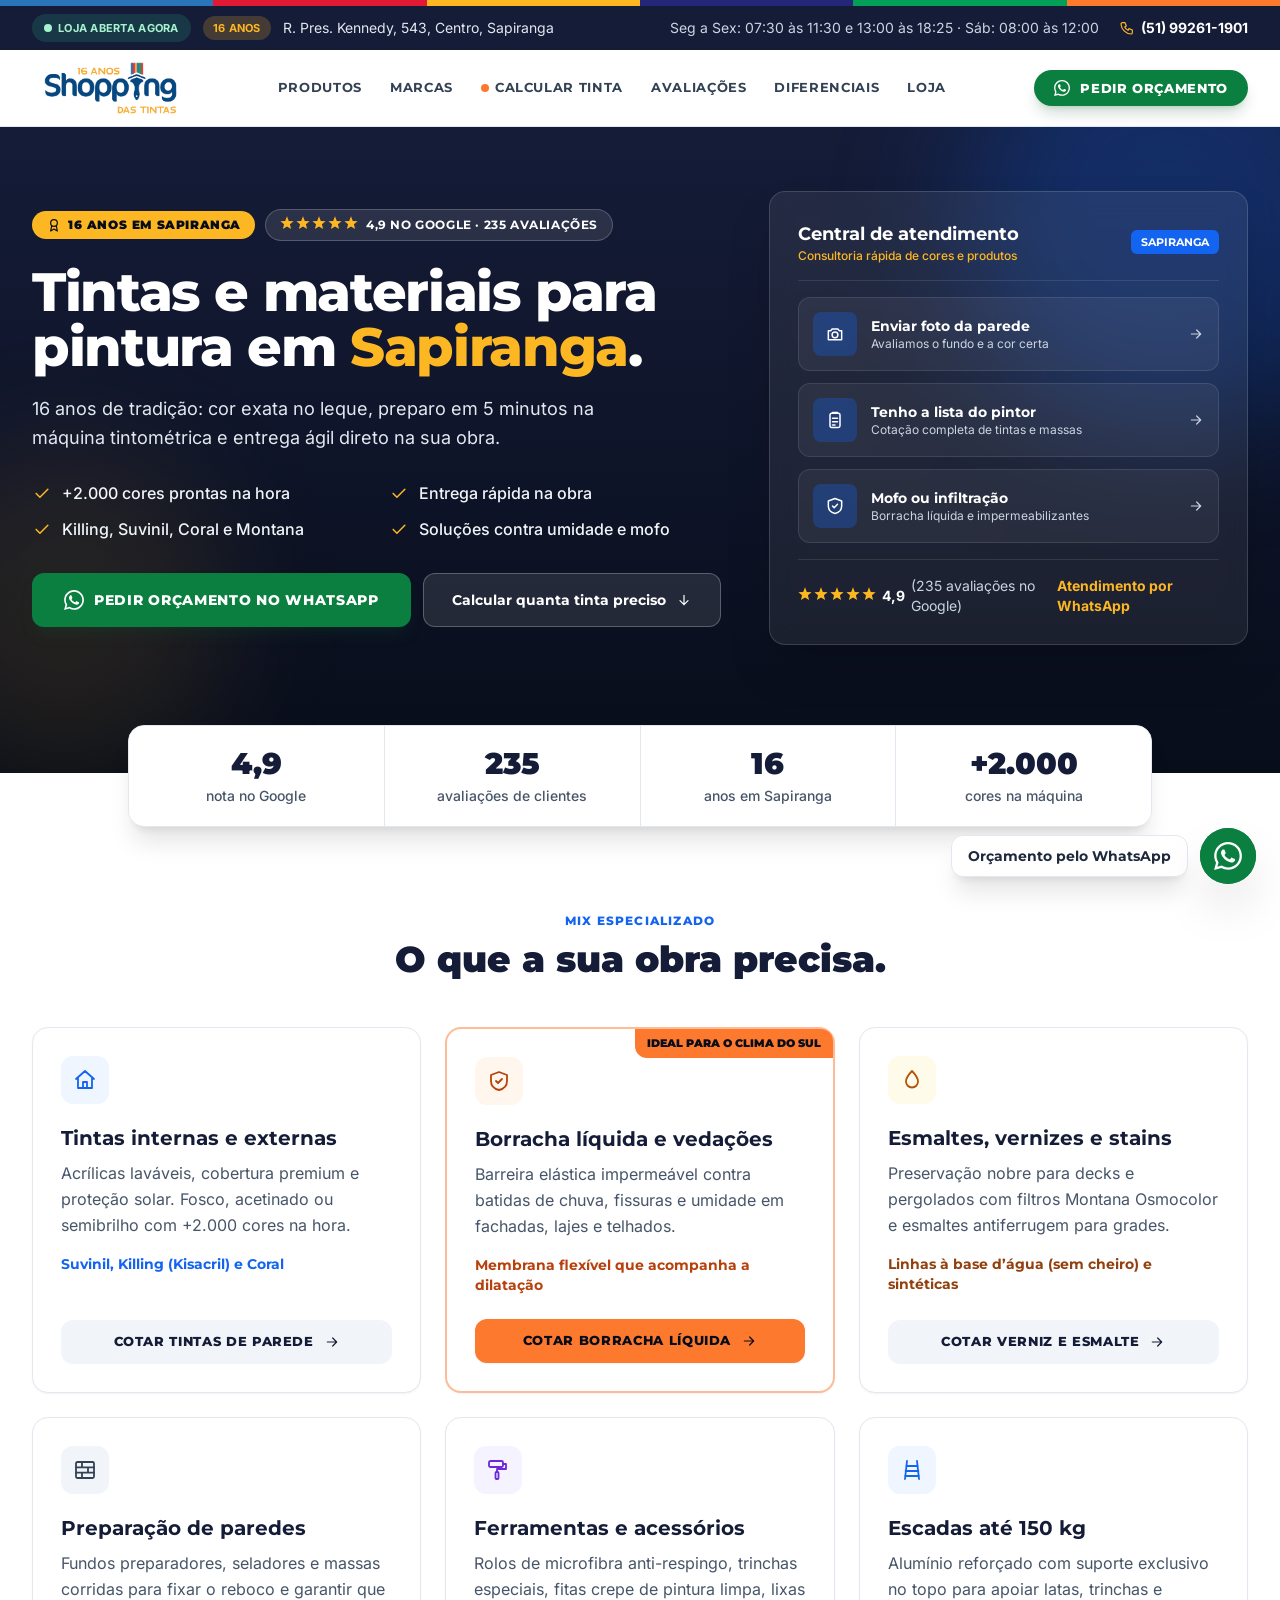
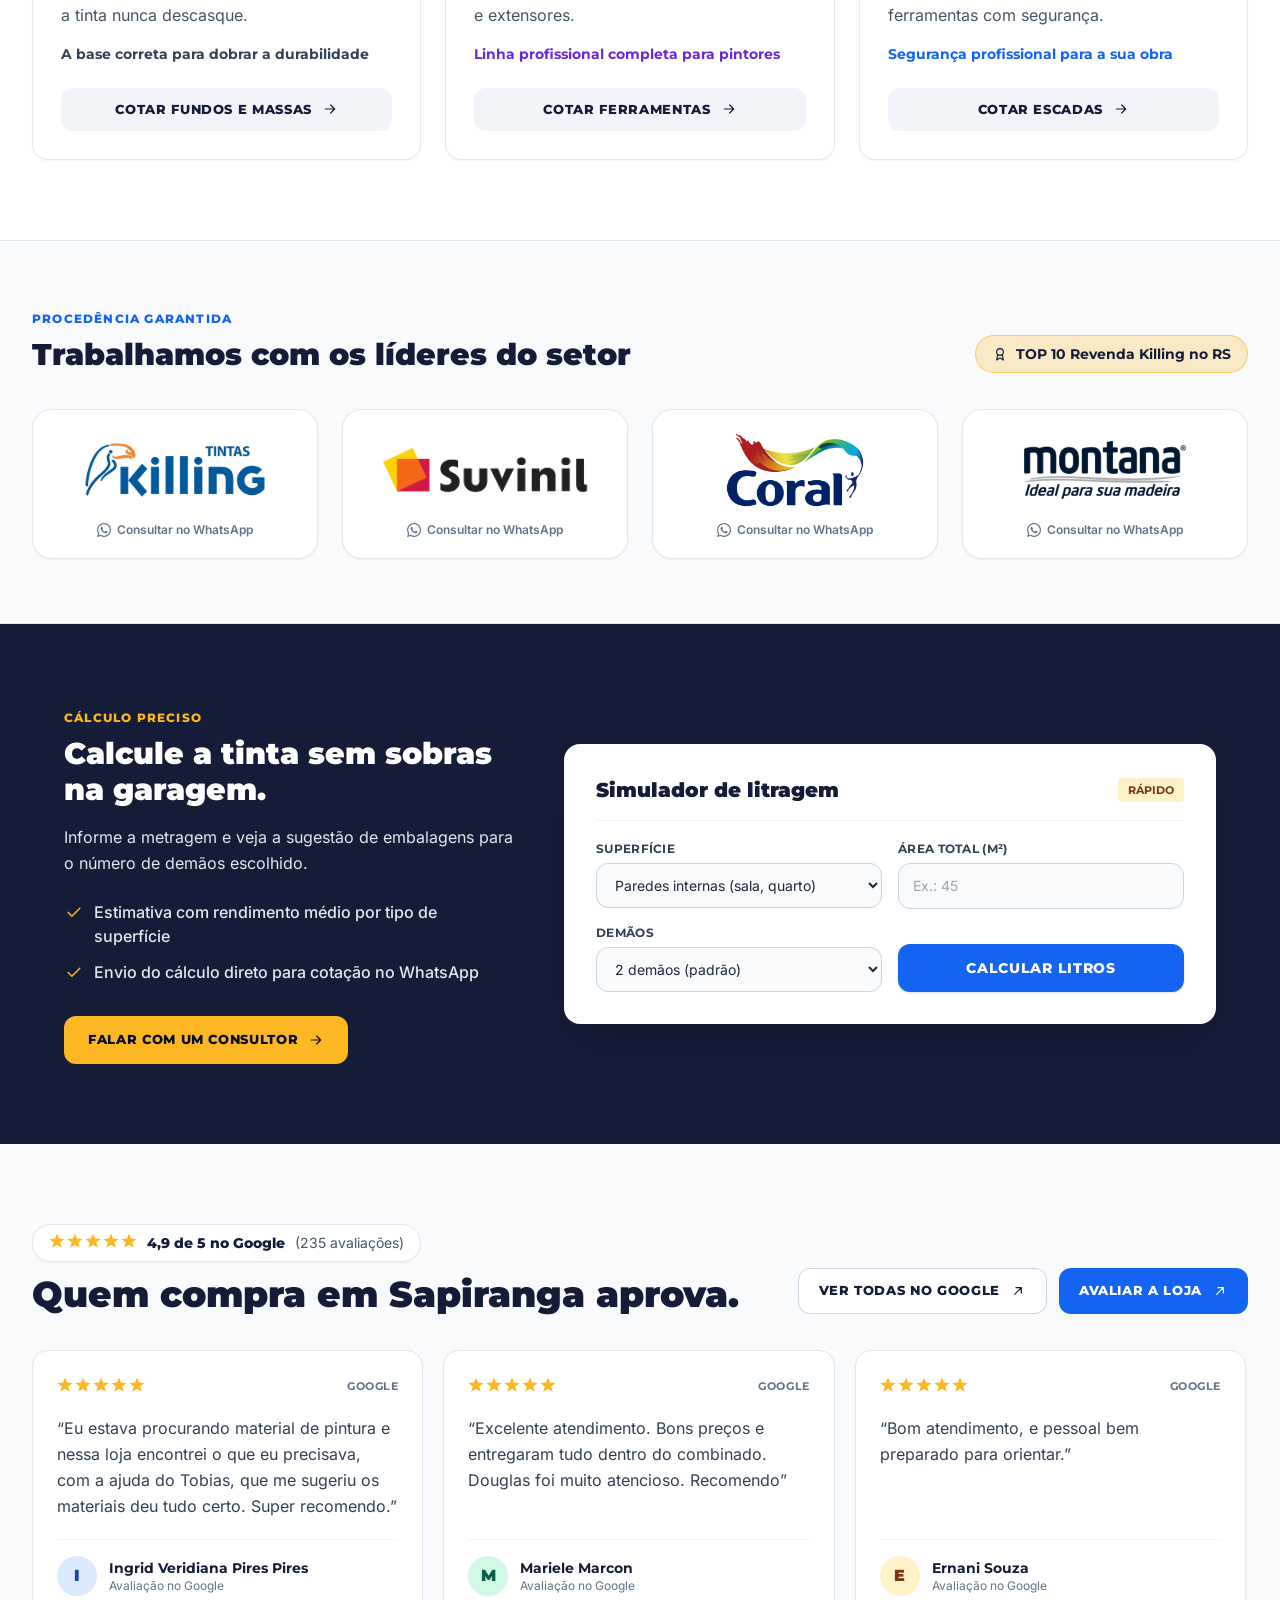
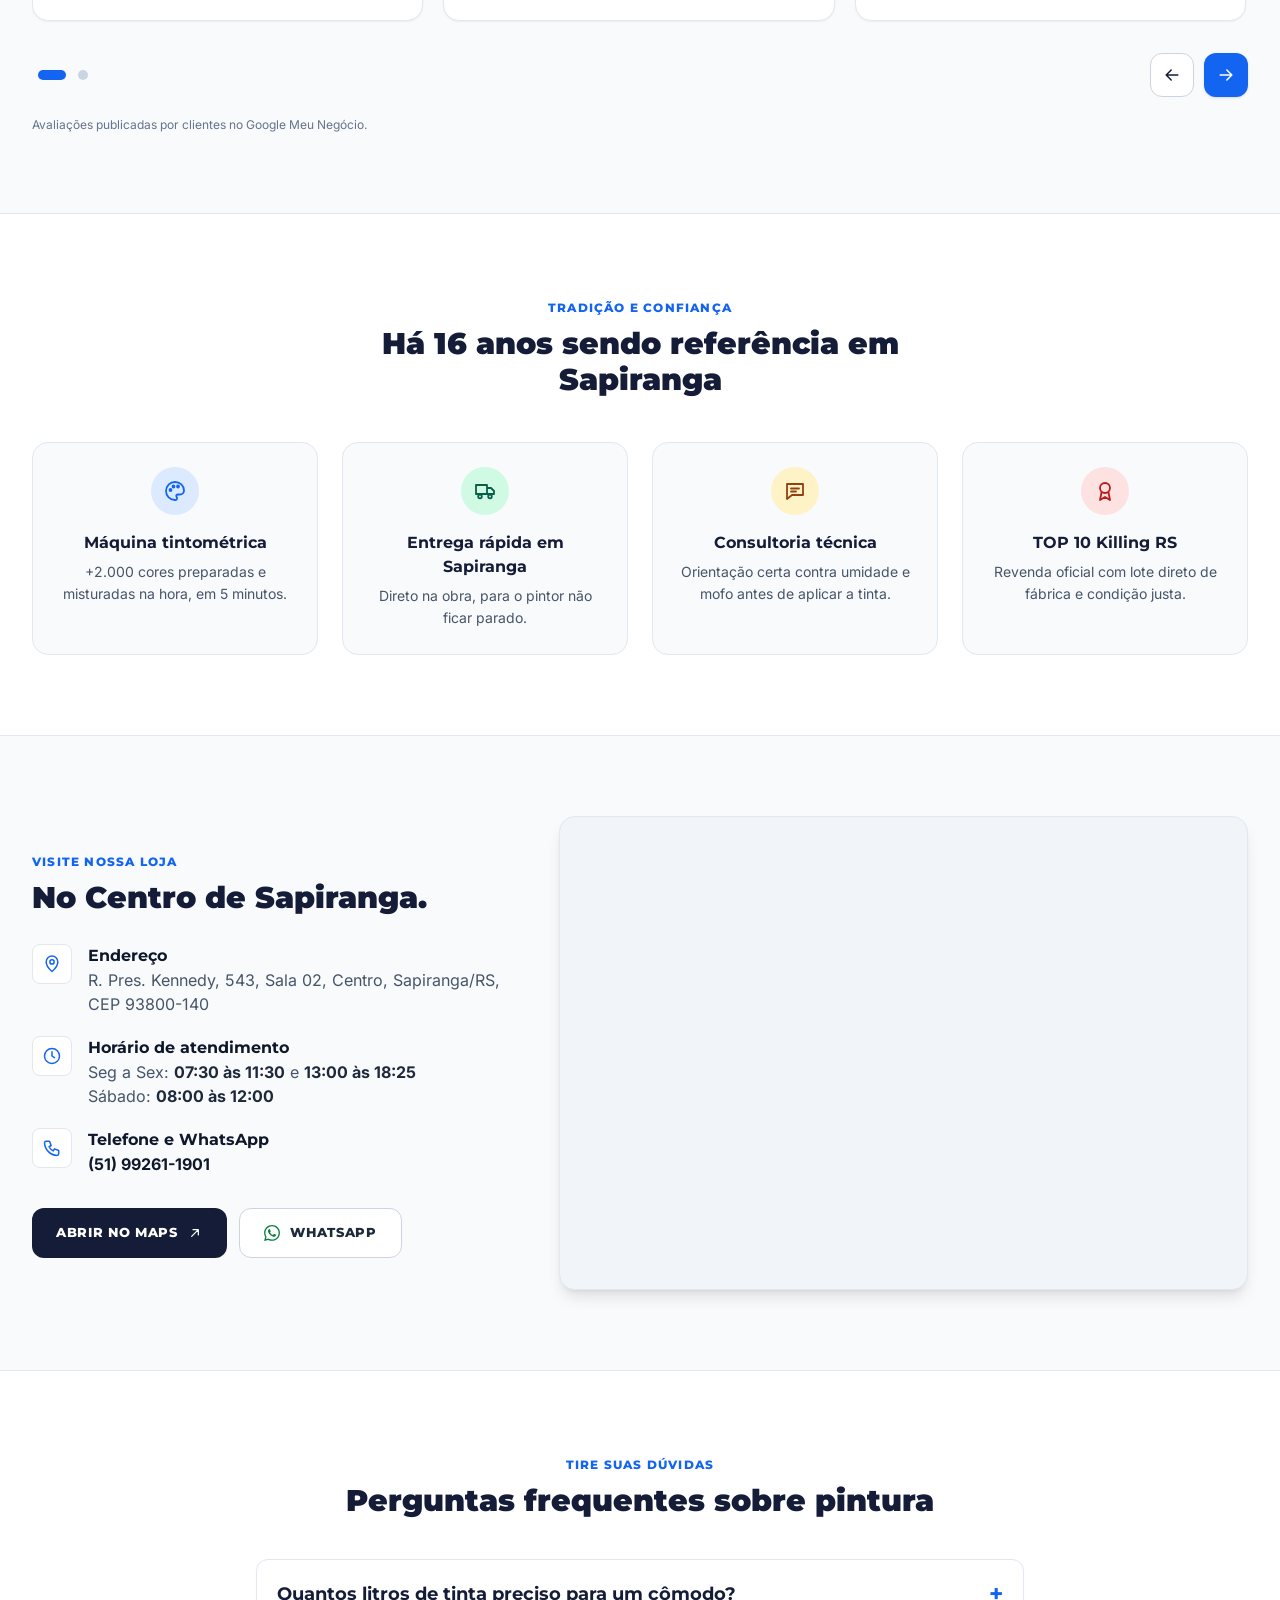
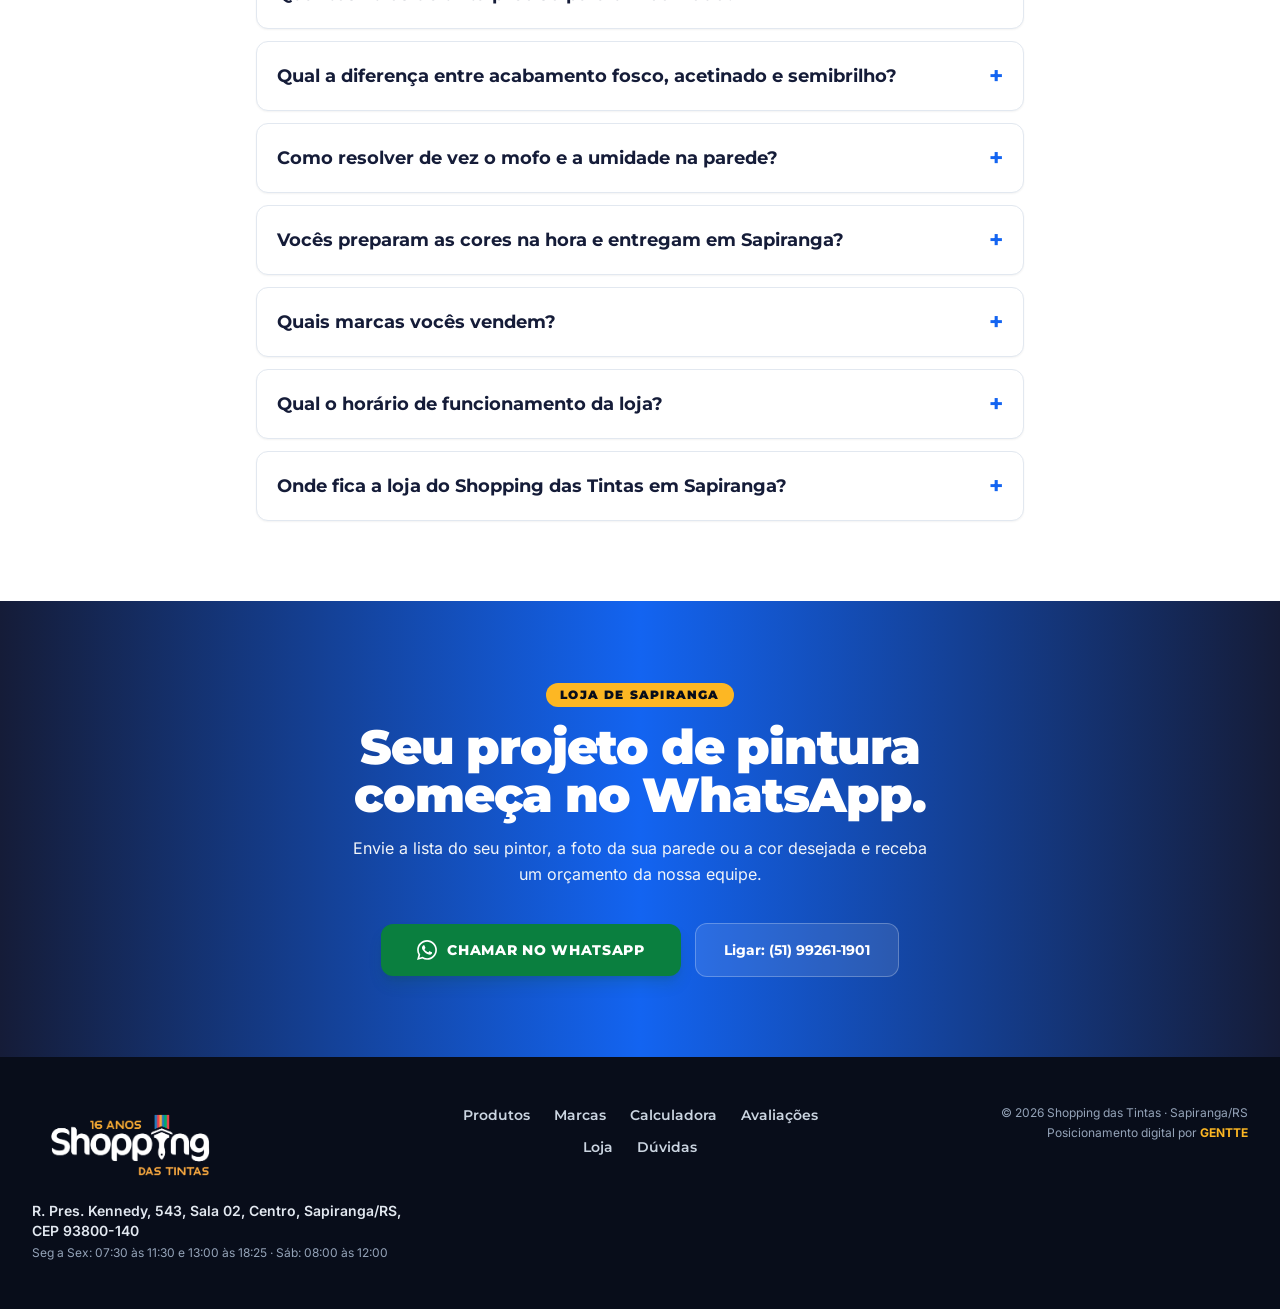
<file: index.html>
<!DOCTYPE html>
<html lang="pt-BR">
<head>
  <!-- Google tag (gtag.js) -->
<script async src="https://www.googletagmanager.com/gtag/js?id=AW-852341188"></script>
<script>
  window.dataLayer = window.dataLayer || [];
  function gtag(){dataLayer.push(arguments);}
  gtag('js', new Date());

  gtag('config', 'AW-852341188');
</script>
<meta charset="UTF-8">
<meta name="viewport" content="width=device-width, initial-scale=1">

  <!-- Event snippet for Contato conversion page
  Disparado no clique dos botões de WhatsApp/orçamento (atributo onclick). -->
<script>
function gtag_report_conversion(url) {
  var callback = function () {
    if (typeof(url) != 'undefined') {
      window.location = url;
    }
  };
  gtag('event', 'conversion', {
      'send_to': 'AW-852341188/o2BxCOGuyKsdEMTjtpYD',
      'event_callback': callback
  });
  return false;
}
</script>

<title>Loja de Tintas em Sapiranga | Shopping das Tintas, 16 Anos</title>
<meta name="description" content="Loja de tintas em Sapiranga há 16 anos. Nota 4,9 no Google, TOP 10 revenda Killing no RS, Suvinil, Coral e Montana. Cores em 5 min e entrega rápida.">
<meta name="keywords" content="loja de tintas sapiranga, shopping das tintas, tintas sapiranga, tinta killing sapiranga, kisacril sapiranga, tinta suvinil sapiranga, tinta coral sapiranga, borracha liquida sapiranga, impermeabilizante sapiranga">
<meta name="robots" content="index, follow, max-image-preview:large">
<meta name="theme-color" content="#151C38">
<link rel="canonical" href="https://shoppingdastintas-v1.vercel.app/">

<meta property="og:type" content="website">
<meta property="og:site_name" content="Shopping das Tintas">
<meta property="og:locale" content="pt_BR">
<meta property="og:url" content="https://shoppingdastintas-v1.vercel.app/">
<meta property="og:title" content="Shopping das Tintas Sapiranga | 16 Anos de Tradição">
<meta property="og:description" content="Tintas e materiais para pintura em Sapiranga. +2.000 cores prontas na hora e entrega ágil na sua obra. Nota 4,9★ no Google.">
<meta property="og:image" content="https://shoppingdastintas-v1.vercel.app/og-image.jpg?v=20261026">
<meta property="og:image:secure_url" content="https://shoppingdastintas-v1.vercel.app/og-image.jpg?v=20261026">
<meta property="og:image:type" content="image/jpeg">
<meta property="og:image:width" content="1200">
<meta property="og:image:height" content="630">
<meta property="og:image:alt" content="Shopping das Tintas, loja de tintas em Sapiranga, nota 4,9 no Google">
<meta name="twitter:card" content="summary_large_image">
<meta name="twitter:title" content="Shopping das Tintas Sapiranga | 16 Anos de Tradição">
<meta name="twitter:description" content="Tintas e materiais para pintura em Sapiranga. +2.000 cores prontas na hora e entrega ágil na sua obra. Nota 4,9★ no Google.">
<meta name="twitter:image" content="https://shoppingdastintas-v1.vercel.app/og-image.jpg?v=20261026">

<link rel="icon" href="favicon.ico" sizes="any">
<link rel="icon" type="image/png" sizes="32x32" href="favicon-32.png">
<link rel="apple-touch-icon" href="apple-touch-icon.png">
<link rel="manifest" href="site.webmanifest">

<link rel="preload" href="montserrat-latin-wght-normal.woff2" as="font" type="font/woff2" crossorigin>
<link rel="preload" href="inter-latin-wght-normal.woff2" as="font" type="font/woff2" crossorigin>
<link rel="stylesheet" href="style.css?v=20261026">

<script type="application/ld+json">
{
  "@context": "https://schema.org",
  "@type": [
    "HardwareStore",
    "HomeGoodsStore"
  ],
  "@id": "https://shoppingdastintas-v1.vercel.app/#loja",
  "name": "Shopping das Tintas",
  "url": "https://shoppingdastintas-v1.vercel.app/",
  "image": "https://shoppingdastintas-v1.vercel.app/og-image.jpg",
  "logo": "https://shoppingdastintas-v1.vercel.app/icon-512.png",
  "description": "Loja de tintas, impermeabilizantes e acessórios de pintura em Sapiranga/RS, com máquina tintométrica, entrega e atendimento por WhatsApp.",
  "telephone": "+55-51-99261-1901",
  "address": {
    "@type": "PostalAddress",
    "streetAddress": "R. Pres. Kennedy, 543, Sala 02, Centro",
    "addressLocality": "Sapiranga",
    "addressRegion": "RS",
    "postalCode": "93800-140",
    "addressCountry": "BR"
  },
  "geo": {
    "@type": "GeoCoordinates",
    "latitude": -29.638405,
    "longitude": -51.009476
  },
  "hasMap": "https://www.google.com/maps/search/?api=1&query=Shopping%20das%20Tintas%20Sapiranga&query_place_id=ChIJ-VWBkWQ_GZURak5dnkU_Zr4",
  "areaServed": {
    "@type": "City",
    "name": "Sapiranga"
  },
  "openingHoursSpecification": [
    {
      "@type": "OpeningHoursSpecification",
      "dayOfWeek": [
        "Monday",
        "Tuesday",
        "Wednesday",
        "Thursday",
        "Friday"
      ],
      "opens": "07:30",
      "closes": "11:30"
    },
    {
      "@type": "OpeningHoursSpecification",
      "dayOfWeek": [
        "Monday",
        "Tuesday",
        "Wednesday",
        "Thursday",
        "Friday"
      ],
      "opens": "13:00",
      "closes": "18:25"
    },
    {
      "@type": "OpeningHoursSpecification",
      "dayOfWeek": "Saturday",
      "opens": "08:00",
      "closes": "12:00"
    }
  ],
  "aggregateRating": {
    "@type": "AggregateRating",
    "ratingValue": "4.9",
    "reviewCount": "235",
    "bestRating": "5"
  }
}
</script>
<script type="application/ld+json">
{
  "@context": "https://schema.org",
  "@type": "FAQPage",
  "mainEntity": [
    {
      "@type": "Question",
      "name": "Quantos litros de tinta preciso para um cômodo?",
      "acceptedAnswer": {
        "@type": "Answer",
        "text": "Em média, 1 litro rende cerca de 10 m² por demão. Com 2 demãos, um galão de 3,6 L cobre por volta de 18 m², o equivalente a um quarto pequeno. Para áreas maiores, a lata de 18 L costuma sair mais econômica. O rendimento varia conforme a marca e a linha, então confira na embalagem ou use a calculadora desta página. Se preferir, mande as medidas no WhatsApp que a equipe calcula para você."
      }
    },
    {
      "@type": "Question",
      "name": "Qual a diferença entre acabamento fosco, acetinado e semibrilho?",
      "acceptedAnswer": {
        "@type": "Answer",
        "text": "Fosco disfarça pequenas imperfeições da parede e é ideal para salas e tetos. Acetinado tem toque suave e limpeza mais fácil. Semibrilho resiste melhor à umidade e é muito lavável, indicado para banheiros, lavabos e cozinhas."
      }
    },
    {
      "@type": "Question",
      "name": "Como resolver de vez o mofo e a umidade na parede?",
      "acceptedAnswer": {
        "@type": "Answer",
        "text": "Não passe tinta comum direto sobre o mofo. Primeiro limpe e trate a área com produto fungicida, resolva a causa da umidade, aplique selador na alvenaria e, em fachadas expostas à batida de chuva, use borracha líquida elástica. Na dúvida, envie uma foto da parede no WhatsApp."
      }
    },
    {
      "@type": "Question",
      "name": "Vocês preparam as cores na hora e entregam em Sapiranga?",
      "acceptedAnswer": {
        "@type": "Answer",
        "text": "Sim. Preparamos mais de 2.000 tons em cerca de 5 minutos na máquina tintométrica e entregamos em Sapiranga. Combine o prazo e a região direto pelo WhatsApp."
      }
    },
    {
      "@type": "Question",
      "name": "Quais marcas vocês vendem?",
      "acceptedAnswer": {
        "@type": "Answer",
        "text": "Trabalhamos com Killing (Kisacril), Suvinil, Coral e Montana, além de ferramentas e acessórios de pintura, como rolos, trinchas, fitas, lixas e escadas."
      }
    },
    {
      "@type": "Question",
      "name": "Qual o horário de funcionamento da loja?",
      "acceptedAnswer": {
        "@type": "Answer",
        "text": "De segunda a sexta, das 07:30 às 11:30 e das 13:00 às 18:25. Aos sábados, das 08:00 às 12:00."
      }
    },
    {
      "@type": "Question",
      "name": "Onde fica a loja do Shopping das Tintas em Sapiranga?",
      "acceptedAnswer": {
        "@type": "Answer",
        "text": "Na Rua Presidente Kennedy, 543, Sala 02, Centro, Sapiranga/RS. Veja o mapa nesta página ou chame no WhatsApp para saber como chegar."
      }
    }
  ]
}
</script>

<!--
  MENSURAÇÃO (Gentte): quando o contêiner do Google Tag Manager estiver criado,
  remova este comentário e troque GTM-XXXXXXX pelo ID real. A página já envia os
  eventos "whatsapp_click" para o dataLayer.

<script>(function(w,d,s,l,i){w[l]=w[l]||[];w[l].push({'gtm.start':new Date().getTime(),event:'gtm.js'});var f=d.getElementsByTagName(s)[0],j=d.createElement(s),dl=l!='dataLayer'?'&l='+l:'';j.async=true;j.src='https://www.googletagmanager.com/gtm.js?id='+i+dl;f.parentNode.insertBefore(j,f);})(window,document,'script','dataLayer','GTM-XXXXXXX');</script>
-->
</head>

<body>
<!-- noscript do GTM (ativar junto com o script acima):
<noscript><iframe src="https://www.googletagmanager.com/ns.html?id=GTM-XXXXXXX" height="0" width="0" style="display:none;visibility:hidden"></iframe></noscript>
-->
<a href="#conteudo" class="sr-only focus:not-sr-only focus:fixed focus:top-3 focus:left-3 focus:z-[100] focus:bg-white focus:text-brand-navy focus:font-bold focus:px-4 focus:py-2 focus:rounded-lg focus:shadow-lg">Ir para o conteúdo</a>

<div class="brand-stripe" aria-hidden="true"><i style="background:#2a75b9"></i><i style="background:#e11935"></i><i style="background:#fdb723"></i><i style="background:#252678"></i><i style="background:#039f56"></i><i style="background:#fd792e"></i></div>

<!-- BARRA SUPERIOR -->
<div class="bg-brand-navy text-white text-xs sm:text-sm on-dark">
  <div class="max-w-7xl mx-auto px-4 sm:px-6 lg:px-8 py-2 flex items-center justify-between gap-3">
    <div class="flex items-center gap-3 min-w-0">
      <span id="storeStatusBadge" data-state="closed" class="inline-flex items-center gap-1.5 rounded-full px-3 py-1 font-bold uppercase tracking-wide text-[11px] bg-amber-400/15 text-amber-200 data-[state=open]:bg-emerald-400/15 data-[state=open]:text-emerald-200 whitespace-nowrap">
        <span class="w-2 h-2 rounded-full bg-current" aria-hidden="true"></span>
        <span id="storeStatusText">Loja fechada agora</span>
      </span>
      <span class="hidden sm:inline-flex items-center rounded-full bg-brand-yellow/20 text-brand-yellow font-bold text-[11px] uppercase tracking-wide px-2.5 py-0.5 whitespace-nowrap">16 anos</span>
      <span class="hidden md:inline text-slate-200 truncate">R. Pres. Kennedy, 543, Centro, Sapiranga</span>
    </div>
    <div class="flex items-center gap-5 shrink-0">
      <span class="hidden lg:inline text-slate-300">Seg a Sex: 07:30 às 11:30 e 13:00 às 18:25 · Sáb: 08:00 às 12:00</span>
      <a href="tel:+5551992611901" class="inline-flex items-center gap-1.5 font-bold text-white hover:text-brand-yellow transition-colors">
        <svg class="w-4 h-4 text-brand-yellow" viewBox="0 0 24 24" fill="none" stroke="currentColor" stroke-width="1.8" stroke-linecap="round" stroke-linejoin="round" aria-hidden="true"><path d="M5 4h4l2 5-2.5 1.5a11 11 0 0 0 5 5L15 13l5 2v4a2 2 0 0 1-2 2A16 16 0 0 1 3 6a2 2 0 0 1 2-2z"/></svg><span>(51) 99261-1901</span>
      </a>
    </div>
  </div>
</div>

<!-- CABEÇALHO -->
<header class="sticky top-0 z-40 bg-white/95 backdrop-blur border-b border-slate-200">
  <div class="max-w-7xl mx-auto px-4 sm:px-6 lg:px-8 min-h-[76px] py-1.5 flex items-center justify-between gap-4">
    <a href="#inicio" class="shrink-0 transition-transform duration-300 hover:scale-105" aria-label="Shopping das Tintas, 16 anos. Ir para o início">
      <img src="shopping-das-tintas.png" width="600" height="251" alt="Shopping das Tintas, 16 anos em Sapiranga" class="h-14 sm:h-16 w-auto" fetchpriority="high">
    </a>
    <nav class="hidden lg:flex items-center gap-7 font-heading font-bold text-[13px] uppercase tracking-wider text-slate-700" aria-label="Principal">
      <a href="#categorias" class="hover:text-brand-blue transition-colors">Produtos</a>
      <a href="#marcas" class="hover:text-brand-blue transition-colors">Marcas</a>
      <a href="#calculadora" class="hover:text-brand-blue transition-colors inline-flex items-center gap-1.5"><span class="w-2 h-2 rounded-full bg-brand-orange" aria-hidden="true"></span>Calcular tinta</a>
      <a href="#avaliacoes" class="hover:text-brand-blue transition-colors">Avaliações</a>
      <a href="#diferenciais" class="hover:text-brand-blue transition-colors">Diferenciais</a>
      <a href="#loja" class="hover:text-brand-blue transition-colors">Loja</a>
    </nav>
    <a onclick="gtag_report_conversion();" data-wa="header" href="https://wa.me/5551992611901?text=Ol%C3%A1%21%20Estou%20no%20site%20do%20Shopping%20das%20Tintas%20e%20gostaria%20de%20pedir%20um%20or%C3%A7amento." target="_blank" rel="noopener" class="btn-wa text-xs sm:text-[13px] px-4 sm:px-5 py-2.5 rounded-full">
      <svg class="w-4 h-4 fill-current" viewBox="0 0 24 24" aria-hidden="true"><path d="M.057 24l1.687-6.163c-1.041-1.804-1.588-3.849-1.587-5.946.003-6.556 5.338-11.891 11.893-11.891 3.181.001 6.167 1.24 8.413 3.488 2.245 2.248 3.481 5.236 3.48 8.414-.003 6.557-5.338 11.892-11.893 11.892-1.99-.001-3.951-.5-5.688-1.448l-6.305 1.654zm6.597-3.807c1.676.995 3.276 1.591 5.392 1.592 5.448 0 9.886-4.434 9.889-9.885.002-5.462-4.415-9.89-9.881-9.892-5.452 0-9.887 4.434-9.889 9.884-.001 2.225.651 3.891 1.746 5.634l-.999 3.648 3.742-.981zm11.387-5.464c-.074-.124-.272-.198-.57-.347-.297-.149-1.758-.868-2.031-.967-.272-.099-.47-.149-.669.149-.198.297-.768.967-.941 1.165-.173.198-.347.223-.644.074-.297-.149-1.255-.462-2.39-1.475-.883-.788-1.48-1.761-1.653-2.059-.173-.297-.018-.458.13-.606.134-.133.297-.347.446-.521.151-.172.2-.296.3-.495.099-.198.05-.372-.025-.521-.075-.148-.669-1.611-.916-2.206-.242-.579-.487-.501-.669-.51l-.57-.01c-.198 0-.52.074-.792.372s-1.04 1.016-1.04 2.479 1.065 2.876 1.213 3.074c.149.198 2.095 3.2 5.076 4.487.709.306 1.263.489 1.694.626.712.226 1.36.194 1.872.118.571-.085 1.758-.719 2.006-1.413.248-.695.248-1.29.173-1.414z"/></svg><span>Pedir orçamento</span>
    </a>
  </div>
</header>

<main id="conteudo">

<!-- 1. HERO -->
<section id="inicio" class="relative bg-gradient-to-b from-brand-navy to-brand-dark text-white overflow-hidden on-dark">
  <div class="absolute -top-28 -right-24 w-[26rem] h-[26rem] rounded-full bg-brand-blue/25 blur-3xl pointer-events-none" aria-hidden="true"></div>
  <div class="absolute bottom-0 -left-24 w-80 h-80 rounded-full bg-brand-yellow/10 blur-3xl pointer-events-none" aria-hidden="true"></div>

  <div class="relative max-w-7xl mx-auto px-4 sm:px-6 lg:px-8 pt-12 pb-24 lg:pt-16 lg:pb-32">
    <div class="grid lg:grid-cols-12 gap-10 lg:gap-12 items-center">

      <div class="lg:col-span-7">
        <div class="flex flex-wrap items-center gap-2.5 mb-6">
          <span class="inline-flex items-center gap-1.5 rounded-full bg-brand-yellow text-brand-dark font-heading font-black text-xs uppercase tracking-wider px-3.5 py-1.5"><svg class="w-4 h-4" viewBox="0 0 24 24" fill="none" stroke="currentColor" stroke-width="1.8" stroke-linecap="round" stroke-linejoin="round" aria-hidden="true"><circle cx="12" cy="9" r="5"/><path d="M8.5 13.5L7 21l5-3 5 3-1.5-7.5"/></svg>16 anos em Sapiranga</span>
          <span class="inline-flex items-center gap-2 rounded-full bg-white/10 border border-white/20 font-heading font-bold text-xs uppercase tracking-wider px-3.5 py-1.5">
            <span class="text-brand-yellow"><span class="inline-flex gap-0.5"><svg class="w-3.5 h-3.5" viewBox="0 0 24 24" fill="currentColor" aria-hidden="true"><polygon points="12.00,0.60 15.06,8.39 23.41,8.89 16.95,14.21 19.05,22.31 12.00,17.80 4.95,22.31 7.05,14.21 0.59,8.89 8.94,8.39"/></svg><svg class="w-3.5 h-3.5" viewBox="0 0 24 24" fill="currentColor" aria-hidden="true"><polygon points="12.00,0.60 15.06,8.39 23.41,8.89 16.95,14.21 19.05,22.31 12.00,17.80 4.95,22.31 7.05,14.21 0.59,8.89 8.94,8.39"/></svg><svg class="w-3.5 h-3.5" viewBox="0 0 24 24" fill="currentColor" aria-hidden="true"><polygon points="12.00,0.60 15.06,8.39 23.41,8.89 16.95,14.21 19.05,22.31 12.00,17.80 4.95,22.31 7.05,14.21 0.59,8.89 8.94,8.39"/></svg><svg class="w-3.5 h-3.5" viewBox="0 0 24 24" fill="currentColor" aria-hidden="true"><polygon points="12.00,0.60 15.06,8.39 23.41,8.89 16.95,14.21 19.05,22.31 12.00,17.80 4.95,22.31 7.05,14.21 0.59,8.89 8.94,8.39"/></svg><svg class="w-3.5 h-3.5" viewBox="0 0 24 24" fill="currentColor" aria-hidden="true"><polygon points="12.00,0.60 15.06,8.39 23.41,8.89 16.95,14.21 19.05,22.31 12.00,17.80 4.95,22.31 7.05,14.21 0.59,8.89 8.94,8.39"/></svg></span></span>4,9 no Google · 235 avaliações
          </span>
        </div>

        <h1 class="font-heading font-extrabold text-[2rem] leading-[1.12] sm:text-5xl lg:text-[3.4rem] tracking-tight mb-5">
          Tintas e materiais para pintura em <span class="text-brand-yellow">Sapiranga</span>.
        </h1>
        <p class="text-lg text-slate-200 leading-relaxed max-w-xl mb-7">
          16 anos de tradição: cor exata no leque, preparo em 5 minutos na máquina tintométrica e entrega ágil direto na sua obra.
        </p>

        <ul class="grid sm:grid-cols-2 gap-x-6 gap-y-3 mb-8 text-slate-100 font-medium">
          <li class="flex items-center gap-2.5"><span class="text-brand-yellow"><svg class="w-5 h-5" viewBox="0 0 24 24" fill="none" stroke="currentColor" stroke-width="1.8" stroke-linecap="round" stroke-linejoin="round" aria-hidden="true"><path d="M5 12.5l4.5 4.5L19 7.5"/></svg></span>+2.000 cores prontas na hora</li>
          <li class="flex items-center gap-2.5"><span class="text-brand-yellow"><svg class="w-5 h-5" viewBox="0 0 24 24" fill="none" stroke="currentColor" stroke-width="1.8" stroke-linecap="round" stroke-linejoin="round" aria-hidden="true"><path d="M5 12.5l4.5 4.5L19 7.5"/></svg></span>Entrega rápida na obra</li>
          <li class="flex items-center gap-2.5"><span class="text-brand-yellow"><svg class="w-5 h-5" viewBox="0 0 24 24" fill="none" stroke="currentColor" stroke-width="1.8" stroke-linecap="round" stroke-linejoin="round" aria-hidden="true"><path d="M5 12.5l4.5 4.5L19 7.5"/></svg></span>Killing, Suvinil, Coral e Montana</li>
          <li class="flex items-center gap-2.5"><span class="text-brand-yellow"><svg class="w-5 h-5" viewBox="0 0 24 24" fill="none" stroke="currentColor" stroke-width="1.8" stroke-linecap="round" stroke-linejoin="round" aria-hidden="true"><path d="M5 12.5l4.5 4.5L19 7.5"/></svg></span>Soluções contra umidade e mofo</li>
        </ul>

        <div class="flex flex-col sm:flex-row gap-3">
          <a onclick="gtag_report_conversion();" data-wa="hero_principal" href="https://wa.me/5551992611901?text=Ol%C3%A1%21%20Gostaria%20de%20solicitar%20um%20or%C3%A7amento%20no%20Shopping%20das%20Tintas%20de%20Sapiranga." target="_blank" rel="noopener" class="btn-wa text-sm px-8 py-4">
            <svg class="w-5 h-5 fill-current" viewBox="0 0 24 24" aria-hidden="true"><path d="M.057 24l1.687-6.163c-1.041-1.804-1.588-3.849-1.587-5.946.003-6.556 5.338-11.891 11.893-11.891 3.181.001 6.167 1.24 8.413 3.488 2.245 2.248 3.481 5.236 3.48 8.414-.003 6.557-5.338 11.892-11.893 11.892-1.99-.001-3.951-.5-5.688-1.448l-6.305 1.654zm6.597-3.807c1.676.995 3.276 1.591 5.392 1.592 5.448 0 9.886-4.434 9.889-9.885.002-5.462-4.415-9.89-9.881-9.892-5.452 0-9.887 4.434-9.889 9.884-.001 2.225.651 3.891 1.746 5.634l-.999 3.648 3.742-.981zm11.387-5.464c-.074-.124-.272-.198-.57-.347-.297-.149-1.758-.868-2.031-.967-.272-.099-.47-.149-.669.149-.198.297-.768.967-.941 1.165-.173.198-.347.223-.644.074-.297-.149-1.255-.462-2.39-1.475-.883-.788-1.48-1.761-1.653-2.059-.173-.297-.018-.458.13-.606.134-.133.297-.347.446-.521.151-.172.2-.296.3-.495.099-.198.05-.372-.025-.521-.075-.148-.669-1.611-.916-2.206-.242-.579-.487-.501-.669-.51l-.57-.01c-.198 0-.52.074-.792.372s-1.04 1.016-1.04 2.479 1.065 2.876 1.213 3.074c.149.198 2.095 3.2 5.076 4.487.709.306 1.263.489 1.694.626.712.226 1.36.194 1.872.118.571-.085 1.758-.719 2.006-1.413.248-.695.248-1.29.173-1.414z"/></svg><span>Pedir orçamento no WhatsApp</span>
          </a>
          <a href="#calculadora" class="btn bg-white/10 hover:bg-white/20 border border-white/25 text-white text-sm px-7 py-4 normal-case tracking-normal font-bold">
            <span>Calcular quanta tinta preciso</span><svg class="w-4 h-4" viewBox="0 0 24 24" fill="none" stroke="currentColor" stroke-width="1.8" stroke-linecap="round" stroke-linejoin="round" aria-hidden="true"><path d="M12 5v14M6 13l6 6 6-6"/></svg>
          </a>
        </div>
      </div>

      <div class="lg:col-span-5">
        <div class="rounded-2xl border border-white/15 bg-white/[.07] backdrop-blur-md p-6 sm:p-7 shadow-2xl">
          <div class="flex items-center justify-between gap-3 border-b border-white/10 pb-4 mb-4">
            <div>
              <p class="font-heading font-bold text-lg">Central de atendimento</p>
              <p class="text-xs text-brand-yellow font-medium">Consultoria rápida de cores e produtos</p>
            </div>
            <span class="rounded-md bg-brand-blue text-white font-heading font-bold text-[11px] uppercase px-2.5 py-1">Sapiranga</span>
          </div>
          <div class="space-y-3">
            <a onclick="gtag_report_conversion();" data-wa="hero_foto" href="https://wa.me/5551992611901?text=Ol%C3%A1%21%20Tenho%20uma%20foto%20da%20minha%20parede%20e%20gostaria%20de%20uma%20recomenda%C3%A7%C3%A3o%20de%20tinta%20e%20cor." target="_blank" rel="noopener" class="group flex items-center gap-3.5 rounded-xl bg-white/5 hover:bg-white/15 border border-white/10 p-3.5 transition-colors">
              <span class="grid place-items-center w-11 h-11 rounded-lg bg-brand-blue/30 text-white shrink-0"><svg class="w-5 h-5" viewBox="0 0 24 24" fill="none" stroke="currentColor" stroke-width="1.8" stroke-linecap="round" stroke-linejoin="round" aria-hidden="true"><path d="M4 8h3l1.5-2h7L17 8h3v11H4z"/><circle cx="12" cy="13" r="3.5"/></svg></span>
              <span class="flex-1"><span class="block font-heading font-bold text-sm group-hover:text-brand-yellow transition-colors">Enviar foto da parede</span><span class="block text-xs text-slate-300">Avaliamos o fundo e a cor certa</span></span>
              <svg class="w-4 h-4 text-slate-300 group-hover:text-white" viewBox="0 0 24 24" fill="none" stroke="currentColor" stroke-width="1.8" stroke-linecap="round" stroke-linejoin="round" aria-hidden="true"><path d="M5 12h14M13 6l6 6-6 6"/></svg>
            </a>
            <a onclick="gtag_report_conversion();" data-wa="hero_lista" href="https://wa.me/5551992611901?text=Ol%C3%A1%21%20Tenho%20a%20lista%20de%20materiais%20do%20meu%20pintor%20para%20cotar." target="_blank" rel="noopener" class="group flex items-center gap-3.5 rounded-xl bg-white/5 hover:bg-white/15 border border-white/10 p-3.5 transition-colors">
              <span class="grid place-items-center w-11 h-11 rounded-lg bg-brand-blue/30 text-white shrink-0"><svg class="w-5 h-5" viewBox="0 0 24 24" fill="none" stroke="currentColor" stroke-width="1.8" stroke-linecap="round" stroke-linejoin="round" aria-hidden="true"><rect x="6" y="4" width="12" height="17" rx="2"/><path d="M9 4V3h6v1M9 10h6M9 14h6M9 18h3"/></svg></span>
              <span class="flex-1"><span class="block font-heading font-bold text-sm group-hover:text-brand-yellow transition-colors">Tenho a lista do pintor</span><span class="block text-xs text-slate-300">Cotação completa de tintas e massas</span></span>
              <svg class="w-4 h-4 text-slate-300 group-hover:text-white" viewBox="0 0 24 24" fill="none" stroke="currentColor" stroke-width="1.8" stroke-linecap="round" stroke-linejoin="round" aria-hidden="true"><path d="M5 12h14M13 6l6 6-6 6"/></svg>
            </a>
            <a onclick="gtag_report_conversion();" data-wa="hero_mofo" href="https://wa.me/5551992611901?text=Ol%C3%A1%21%20Preciso%20de%20ajuda%20para%20resolver%20mofo%20e%20umidade%20na%20parede." target="_blank" rel="noopener" class="group flex items-center gap-3.5 rounded-xl bg-white/5 hover:bg-white/15 border border-white/10 p-3.5 transition-colors">
              <span class="grid place-items-center w-11 h-11 rounded-lg bg-brand-blue/30 text-white shrink-0"><svg class="w-5 h-5" viewBox="0 0 24 24" fill="none" stroke="currentColor" stroke-width="1.8" stroke-linecap="round" stroke-linejoin="round" aria-hidden="true"><path d="M12 3l8 3v6c0 5-3.5 8-8 9-4.5-1-8-4-8-9V6l8-3z"/><path d="M9 12l2 2 4-4"/></svg></span>
              <span class="flex-1"><span class="block font-heading font-bold text-sm group-hover:text-brand-yellow transition-colors">Mofo ou infiltração</span><span class="block text-xs text-slate-300">Borracha líquida e impermeabilizantes</span></span>
              <svg class="w-4 h-4 text-slate-300 group-hover:text-white" viewBox="0 0 24 24" fill="none" stroke="currentColor" stroke-width="1.8" stroke-linecap="round" stroke-linejoin="round" aria-hidden="true"><path d="M5 12h14M13 6l6 6-6 6"/></svg>
            </a>
          </div>
          <p class="mt-4 pt-4 border-t border-white/10 text-xs sm:text-sm text-slate-300 flex items-center justify-between gap-3">
            <span class="inline-flex items-center gap-1.5"><span class="text-brand-yellow"><span class="inline-flex gap-0.5"><svg class="w-3.5 h-3.5" viewBox="0 0 24 24" fill="currentColor" aria-hidden="true"><polygon points="12.00,0.60 15.06,8.39 23.41,8.89 16.95,14.21 19.05,22.31 12.00,17.80 4.95,22.31 7.05,14.21 0.59,8.89 8.94,8.39"/></svg><svg class="w-3.5 h-3.5" viewBox="0 0 24 24" fill="currentColor" aria-hidden="true"><polygon points="12.00,0.60 15.06,8.39 23.41,8.89 16.95,14.21 19.05,22.31 12.00,17.80 4.95,22.31 7.05,14.21 0.59,8.89 8.94,8.39"/></svg><svg class="w-3.5 h-3.5" viewBox="0 0 24 24" fill="currentColor" aria-hidden="true"><polygon points="12.00,0.60 15.06,8.39 23.41,8.89 16.95,14.21 19.05,22.31 12.00,17.80 4.95,22.31 7.05,14.21 0.59,8.89 8.94,8.39"/></svg><svg class="w-3.5 h-3.5" viewBox="0 0 24 24" fill="currentColor" aria-hidden="true"><polygon points="12.00,0.60 15.06,8.39 23.41,8.89 16.95,14.21 19.05,22.31 12.00,17.80 4.95,22.31 7.05,14.21 0.59,8.89 8.94,8.39"/></svg><svg class="w-3.5 h-3.5" viewBox="0 0 24 24" fill="currentColor" aria-hidden="true"><polygon points="12.00,0.60 15.06,8.39 23.41,8.89 16.95,14.21 19.05,22.31 12.00,17.80 4.95,22.31 7.05,14.21 0.59,8.89 8.94,8.39"/></svg></span></span><strong class="text-white">4,9</strong> (235 avaliações no Google)</span>
            <span class="text-brand-yellow font-bold">Atendimento por WhatsApp</span>
          </p>
        </div>
      </div>
    </div>
  </div>
</section>

<!-- FAIXA DE NÚMEROS -->
<section aria-label="Resumo" class="relative z-10 -mt-12 px-4 sm:px-6 lg:px-8">
  <div class="max-w-5xl mx-auto grid grid-cols-2 lg:grid-cols-4 gap-px rounded-2xl overflow-hidden bg-slate-200 shadow-xl border border-slate-200">
    <div class="bg-white p-5 text-center"><p class="font-heading font-black text-3xl text-brand-navy">4,9</p><p class="text-xs sm:text-sm text-slate-600 font-medium mt-1">nota no Google</p></div>
    <div class="bg-white p-5 text-center"><p class="font-heading font-black text-3xl text-brand-navy">235</p><p class="text-xs sm:text-sm text-slate-600 font-medium mt-1">avaliações de clientes</p></div>
    <div class="bg-white p-5 text-center"><p class="font-heading font-black text-3xl text-brand-navy">16</p><p class="text-xs sm:text-sm text-slate-600 font-medium mt-1">anos em Sapiranga</p></div>
    <div class="bg-white p-5 text-center"><p class="font-heading font-black text-3xl text-brand-navy">+2.000</p><p class="text-xs sm:text-sm text-slate-600 font-medium mt-1">cores na máquina</p></div>
  </div>
</section>

<!-- 2. CATEGORIAS -->
<section id="categorias" class="py-16 lg:py-20 px-4 sm:px-6 lg:px-8">
  <div class="max-w-7xl mx-auto">
    <div class="text-center max-w-2xl mx-auto mb-12">
      <span class="eyebrow">Mix especializado</span>
      <h2 class="font-heading font-black text-3xl sm:text-4xl text-brand-navy mt-2">O que a sua obra precisa.</h2>
    </div>

    <div class="grid md:grid-cols-2 lg:grid-cols-3 gap-6">
      <article class="hover-lift flex flex-col rounded-2xl bg-white border border-slate-200 p-7 shadow-sm">
        <span class="grid place-items-center w-12 h-12 rounded-xl bg-blue-50 text-brand-blue mb-5"><svg class="w-6 h-6" viewBox="0 0 24 24" fill="none" stroke="currentColor" stroke-width="1.8" stroke-linecap="round" stroke-linejoin="round" aria-hidden="true"><path d="M3 11l9-8 9 8M5 10v10h14V10M10 20v-6h4v6"/></svg></span>
        <h3 class="font-heading font-bold text-xl text-brand-navy mb-2">Tintas internas e externas</h3>
        <p class="text-slate-600 leading-relaxed mb-4">Acrílicas laváveis, cobertura premium e proteção solar. Fosco, acetinado ou semibrilho com +2.000 cores na hora.</p>
        <p class="font-heading font-bold text-sm text-brand-blue mb-6">Suvinil, Killing (Kisacril) e Coral</p>
        <a onclick="gtag_report_conversion();" data-wa="cat_tintas" href="https://wa.me/5551992611901?text=Ol%C3%A1%21%20Gostaria%20de%20cotar%20tintas%20de%20parede%20internas%20e%20externas." target="_blank" rel="noopener" class="btn mt-auto w-full py-3 bg-slate-100 hover:bg-brand-blue hover:text-white text-brand-navy text-[13px]">Cotar tintas de parede<svg class="w-4 h-4" viewBox="0 0 24 24" fill="none" stroke="currentColor" stroke-width="1.8" stroke-linecap="round" stroke-linejoin="round" aria-hidden="true"><path d="M5 12h14M13 6l6 6-6 6"/></svg></a>
      </article>

      <article class="hover-lift relative flex flex-col rounded-2xl bg-white border-2 border-brand-orange/50 p-7 shadow-sm">
        <span class="absolute top-0 right-0 rounded-bl-xl rounded-tr-xl bg-brand-orange text-brand-dark font-heading font-black text-[11px] uppercase px-3 py-1.5">Ideal para o clima do Sul</span>
        <span class="grid place-items-center w-12 h-12 rounded-xl bg-orange-50 text-brand-orange-text mb-5"><svg class="w-6 h-6" viewBox="0 0 24 24" fill="none" stroke="currentColor" stroke-width="1.8" stroke-linecap="round" stroke-linejoin="round" aria-hidden="true"><path d="M12 3l8 3v6c0 5-3.5 8-8 9-4.5-1-8-4-8-9V6l8-3z"/><path d="M9 12l2 2 4-4"/></svg></span>
        <h3 class="font-heading font-bold text-xl text-brand-navy mb-2">Borracha líquida e vedações</h3>
        <p class="text-slate-600 leading-relaxed mb-4">Barreira elástica impermeável contra batidas de chuva, fissuras e umidade em fachadas, lajes e telhados.</p>
        <p class="font-heading font-bold text-sm text-brand-orange-text mb-6">Membrana flexível que acompanha a dilatação</p>
        <a onclick="gtag_report_conversion();" data-wa="cat_impermeabilizante" href="https://wa.me/5551992611901?text=Ol%C3%A1%21%20Preciso%20de%20or%C3%A7amento%20de%20borracha%20l%C3%ADquida%20ou%20impermeabilizante." target="_blank" rel="noopener" class="btn mt-auto w-full py-3 bg-brand-orange hover:bg-orange-500 text-brand-dark text-[13px] shadow-sm">Cotar borracha líquida<svg class="w-4 h-4" viewBox="0 0 24 24" fill="none" stroke="currentColor" stroke-width="1.8" stroke-linecap="round" stroke-linejoin="round" aria-hidden="true"><path d="M5 12h14M13 6l6 6-6 6"/></svg></a>
      </article>

      <article class="hover-lift flex flex-col rounded-2xl bg-white border border-slate-200 p-7 shadow-sm">
        <span class="grid place-items-center w-12 h-12 rounded-xl bg-amber-50 text-amber-700 mb-5"><svg class="w-6 h-6" viewBox="0 0 24 24" fill="none" stroke="currentColor" stroke-width="1.8" stroke-linecap="round" stroke-linejoin="round" aria-hidden="true"><path d="M12 3s6 6.2 6 10.5A6 6 0 0 1 6 13.5C6 9.2 12 3 12 3z"/></svg></span>
        <h3 class="font-heading font-bold text-xl text-brand-navy mb-2">Esmaltes, vernizes e stains</h3>
        <p class="text-slate-600 leading-relaxed mb-4">Preservação nobre para decks e pergolados com filtros Montana Osmocolor e esmaltes antiferrugem para grades.</p>
        <p class="font-heading font-bold text-sm text-amber-800 mb-6">Linhas à base d’água (sem cheiro) e sintéticas</p>
        <a onclick="gtag_report_conversion();" data-wa="cat_esmaltes" href="https://wa.me/5551992611901?text=Ol%C3%A1%21%20Gostaria%20de%20cotar%20vernizes%20para%20madeira%20ou%20esmalte%20para%20metais." target="_blank" rel="noopener" class="btn mt-auto w-full py-3 bg-slate-100 hover:bg-brand-blue hover:text-white text-brand-navy text-[13px]">Cotar verniz e esmalte<svg class="w-4 h-4" viewBox="0 0 24 24" fill="none" stroke="currentColor" stroke-width="1.8" stroke-linecap="round" stroke-linejoin="round" aria-hidden="true"><path d="M5 12h14M13 6l6 6-6 6"/></svg></a>
      </article>

      <article class="hover-lift flex flex-col rounded-2xl bg-white border border-slate-200 p-7 shadow-sm">
        <span class="grid place-items-center w-12 h-12 rounded-xl bg-slate-100 text-slate-700 mb-5"><svg class="w-6 h-6" viewBox="0 0 24 24" fill="none" stroke="currentColor" stroke-width="1.8" stroke-linecap="round" stroke-linejoin="round" aria-hidden="true"><rect x="3" y="4" width="18" height="16" rx="1.5"/><path d="M3 9.3h18M3 14.7h18M9 4v5.3M15 9.3v5.4M9 14.7V20"/></svg></span>
        <h3 class="font-heading font-bold text-xl text-brand-navy mb-2">Preparação de paredes</h3>
        <p class="text-slate-600 leading-relaxed mb-4">Fundos preparadores, seladores e massas corridas para fixar o reboco e garantir que a tinta nunca descasque.</p>
        <p class="font-heading font-bold text-sm text-slate-700 mb-6">A base correta para dobrar a durabilidade</p>
        <a onclick="gtag_report_conversion();" data-wa="cat_preparacao" href="https://wa.me/5551992611901?text=Ol%C3%A1%21%20Gostaria%20de%20cotar%20fundo%20preparador%2C%20selador%20ou%20massa%20corrida." target="_blank" rel="noopener" class="btn mt-auto w-full py-3 bg-slate-100 hover:bg-brand-blue hover:text-white text-brand-navy text-[13px]">Cotar fundos e massas<svg class="w-4 h-4" viewBox="0 0 24 24" fill="none" stroke="currentColor" stroke-width="1.8" stroke-linecap="round" stroke-linejoin="round" aria-hidden="true"><path d="M5 12h14M13 6l6 6-6 6"/></svg></a>
      </article>

      <article class="hover-lift flex flex-col rounded-2xl bg-white border border-slate-200 p-7 shadow-sm">
        <span class="grid place-items-center w-12 h-12 rounded-xl bg-violet-50 text-violet-700 mb-5"><svg class="w-6 h-6" viewBox="0 0 24 24" fill="none" stroke="currentColor" stroke-width="1.8" stroke-linecap="round" stroke-linejoin="round" aria-hidden="true"><rect x="3" y="3" width="14" height="6" rx="1.5"/><path d="M17 6h3v5h-9v3"/><rect x="9.5" y="14" width="3" height="7" rx="1"/></svg></span>
        <h3 class="font-heading font-bold text-xl text-brand-navy mb-2">Ferramentas e acessórios</h3>
        <p class="text-slate-600 leading-relaxed mb-4">Rolos de microfibra anti-respingo, trinchas especiais, fitas crepe de pintura limpa, lixas e extensores.</p>
        <p class="font-heading font-bold text-sm text-violet-700 mb-6">Linha profissional completa para pintores</p>
        <a onclick="gtag_report_conversion();" data-wa="cat_ferramentas" href="https://wa.me/5551992611901?text=Ol%C3%A1%21%20Preciso%20de%20acess%C3%B3rios%20de%20pintura%2C%20como%20rolos%2C%20fitas%20e%20lixas." target="_blank" rel="noopener" class="btn mt-auto w-full py-3 bg-slate-100 hover:bg-brand-blue hover:text-white text-brand-navy text-[13px]">Cotar ferramentas<svg class="w-4 h-4" viewBox="0 0 24 24" fill="none" stroke="currentColor" stroke-width="1.8" stroke-linecap="round" stroke-linejoin="round" aria-hidden="true"><path d="M5 12h14M13 6l6 6-6 6"/></svg></a>
      </article>

      <article class="hover-lift flex flex-col rounded-2xl bg-white border border-slate-200 p-7 shadow-sm">
        <span class="grid place-items-center w-12 h-12 rounded-xl bg-blue-50 text-brand-blue mb-5"><svg class="w-6 h-6" viewBox="0 0 24 24" fill="none" stroke="currentColor" stroke-width="1.8" stroke-linecap="round" stroke-linejoin="round" aria-hidden="true"><path d="M7 3l-2 18M17 3l2 18M6.2 8h11.6M5.6 13h12.8M5 18h14"/></svg></span>
        <h3 class="font-heading font-bold text-xl text-brand-navy mb-2">Escadas até 150 kg</h3>
        <p class="text-slate-600 leading-relaxed mb-4">Alumínio reforçado com suporte exclusivo no topo para apoiar latas, trinchas e ferramentas com segurança.</p>
        <p class="font-heading font-bold text-sm text-brand-blue mb-6">Segurança profissional para a sua obra</p>
        <a onclick="gtag_report_conversion();" data-wa="cat_escadas" href="https://wa.me/5551992611901?text=Ol%C3%A1%21%20Gostaria%20de%20consultar%20valores%20das%20escadas%20refor%C3%A7adas%20at%C3%A9%20150%20kg." target="_blank" rel="noopener" class="btn mt-auto w-full py-3 bg-slate-100 hover:bg-brand-blue hover:text-white text-brand-navy text-[13px]">Cotar escadas<svg class="w-4 h-4" viewBox="0 0 24 24" fill="none" stroke="currentColor" stroke-width="1.8" stroke-linecap="round" stroke-linejoin="round" aria-hidden="true"><path d="M5 12h14M13 6l6 6-6 6"/></svg></a>
      </article>
    </div>
  </div>
</section>

<!-- 3. MARCAS -->
<section id="marcas" class="py-14 lg:py-16 px-4 sm:px-6 lg:px-8 bg-slate-50 border-y border-slate-200">
  <div class="max-w-7xl mx-auto">
    <div class="flex flex-col md:flex-row md:items-end justify-between gap-4 mb-9">
      <div>
        <span class="eyebrow">Procedência garantida</span>
        <h2 class="font-heading font-black text-2xl sm:text-3xl text-brand-navy mt-2">Trabalhamos com os líderes do setor</h2>
      </div>
      <span class="inline-flex items-center gap-2 self-start md:self-auto rounded-full bg-brand-yellow/25 border border-brand-yellow/60 text-brand-navy font-heading font-bold text-sm px-4 py-2"><svg class="w-4 h-4" viewBox="0 0 24 24" fill="none" stroke="currentColor" stroke-width="1.8" stroke-linecap="round" stroke-linejoin="round" aria-hidden="true"><circle cx="12" cy="9" r="5"/><path d="M8.5 13.5L7 21l5-3 5 3-1.5-7.5"/></svg>TOP 10 Revenda Killing no RS</span>
    </div>

    <ul class="grid grid-cols-2 md:grid-cols-4 gap-4 sm:gap-6">
      <li>
        <a onclick="gtag_report_conversion();" data-wa="marca_killing" href="https://wa.me/5551992611901?text=Ol%C3%A1%21%20Gostaria%20de%20consultar%20as%20tintas%20Killing%20e%20Kisacril%20dispon%C3%ADveis%20no%20Shopping%20das%20Tintas%20Sapiranga." target="_blank" rel="noopener" aria-label="Consultar Killing no WhatsApp (abre em nova aba)" class="group flex flex-col items-center justify-center gap-3 min-h-[135px] sm:min-h-[150px] rounded-[1.25rem] bg-white border border-slate-200 px-4 py-5 shadow-sm hover:border-brand-wa hover:-translate-y-1 hover:shadow-lg transition-all duration-300">
          <div class="h-[4.5rem] sm:h-20 w-full grid place-items-center"><img src="killing.png" width="480" height="161" alt="Tintas Killing, Kisacril" class="h-14 sm:h-16 w-auto max-w-[92%] object-contain" loading="lazy" decoding="async"></div>
          <span class="inline-flex items-center gap-1.5 text-xs font-semibold text-slate-500 group-hover:text-brand-wa transition-colors"><svg class="w-3.5 h-3.5 fill-current" viewBox="0 0 24 24" aria-hidden="true"><path d="M.057 24l1.687-6.163c-1.041-1.804-1.588-3.849-1.587-5.946.003-6.556 5.338-11.891 11.893-11.891 3.181.001 6.167 1.24 8.413 3.488 2.245 2.248 3.481 5.236 3.48 8.414-.003 6.557-5.338 11.892-11.893 11.892-1.99-.001-3.951-.5-5.688-1.448l-6.305 1.654zm6.597-3.807c1.676.995 3.276 1.591 5.392 1.592 5.448 0 9.886-4.434 9.889-9.885.002-5.462-4.415-9.89-9.881-9.892-5.452 0-9.887 4.434-9.889 9.884-.001 2.225.651 3.891 1.746 5.634l-.999 3.648 3.742-.981zm11.387-5.464c-.074-.124-.272-.198-.57-.347-.297-.149-1.758-.868-2.031-.967-.272-.099-.47-.149-.669.149-.198.297-.768.967-.941 1.165-.173.198-.347.223-.644.074-.297-.149-1.255-.462-2.39-1.475-.883-.788-1.48-1.761-1.653-2.059-.173-.297-.018-.458.13-.606.134-.133.297-.347.446-.521.151-.172.2-.296.3-.495.099-.198.05-.372-.025-.521-.075-.148-.669-1.611-.916-2.206-.242-.579-.487-.501-.669-.51l-.57-.01c-.198 0-.52.074-.792.372s-1.04 1.016-1.04 2.479 1.065 2.876 1.213 3.074c.149.198 2.095 3.2 5.076 4.487.709.306 1.263.489 1.694.626.712.226 1.36.194 1.872.118.571-.085 1.758-.719 2.006-1.413.248-.695.248-1.29.173-1.414z"/></svg><span>Consultar<span class="hidden sm:inline">&nbsp;no WhatsApp</span></span></span>
        </a>
      </li>
      <li>
        <a onclick="gtag_report_conversion();" data-wa="marca_suvinil" href="https://wa.me/5551992611901?text=Ol%C3%A1%21%20Gostaria%20de%20saber%20os%20valores%20e%20cores%20da%20Suvinil%20na%20loja%20de%20Sapiranga." target="_blank" rel="noopener" aria-label="Consultar Suvinil no WhatsApp (abre em nova aba)" class="group flex flex-col items-center justify-center gap-3 min-h-[135px] sm:min-h-[150px] rounded-[1.25rem] bg-white border border-slate-200 px-4 py-5 shadow-sm hover:border-brand-wa hover:-translate-y-1 hover:shadow-lg transition-all duration-300">
          <div class="h-[4.5rem] sm:h-20 w-full grid place-items-center"><img src="suvinil.png" width="480" height="125" alt="Suvinil" class="h-12 sm:h-14 w-auto max-w-[92%] object-contain" loading="lazy" decoding="async"></div>
          <span class="inline-flex items-center gap-1.5 text-xs font-semibold text-slate-500 group-hover:text-brand-wa transition-colors"><svg class="w-3.5 h-3.5 fill-current" viewBox="0 0 24 24" aria-hidden="true"><path d="M.057 24l1.687-6.163c-1.041-1.804-1.588-3.849-1.587-5.946.003-6.556 5.338-11.891 11.893-11.891 3.181.001 6.167 1.24 8.413 3.488 2.245 2.248 3.481 5.236 3.48 8.414-.003 6.557-5.338 11.892-11.893 11.892-1.99-.001-3.951-.5-5.688-1.448l-6.305 1.654zm6.597-3.807c1.676.995 3.276 1.591 5.392 1.592 5.448 0 9.886-4.434 9.889-9.885.002-5.462-4.415-9.89-9.881-9.892-5.452 0-9.887 4.434-9.889 9.884-.001 2.225.651 3.891 1.746 5.634l-.999 3.648 3.742-.981zm11.387-5.464c-.074-.124-.272-.198-.57-.347-.297-.149-1.758-.868-2.031-.967-.272-.099-.47-.149-.669.149-.198.297-.768.967-.941 1.165-.173.198-.347.223-.644.074-.297-.149-1.255-.462-2.39-1.475-.883-.788-1.48-1.761-1.653-2.059-.173-.297-.018-.458.13-.606.134-.133.297-.347.446-.521.151-.172.2-.296.3-.495.099-.198.05-.372-.025-.521-.075-.148-.669-1.611-.916-2.206-.242-.579-.487-.501-.669-.51l-.57-.01c-.198 0-.52.074-.792.372s-1.04 1.016-1.04 2.479 1.065 2.876 1.213 3.074c.149.198 2.095 3.2 5.076 4.487.709.306 1.263.489 1.694.626.712.226 1.36.194 1.872.118.571-.085 1.758-.719 2.006-1.413.248-.695.248-1.29.173-1.414z"/></svg><span>Consultar<span class="hidden sm:inline">&nbsp;no WhatsApp</span></span></span>
        </a>
      </li>
      <li>
        <a onclick="gtag_report_conversion();" data-wa="marca_coral" href="https://wa.me/5551992611901?text=Ol%C3%A1%21%20Gostaria%20de%20saber%20os%20valores%20e%20cores%20da%20Coral%20na%20loja%20de%20Sapiranga." target="_blank" rel="noopener" aria-label="Consultar Coral no WhatsApp (abre em nova aba)" class="group flex flex-col items-center justify-center gap-3 min-h-[135px] sm:min-h-[150px] rounded-[1.25rem] bg-white border border-slate-200 px-4 py-5 shadow-sm hover:border-brand-wa hover:-translate-y-1 hover:shadow-lg transition-all duration-300">
          <div class="h-[4.5rem] sm:h-20 w-full grid place-items-center"><img src="coral.png" width="480" height="267" alt="Coral" class="h-[4.25rem] sm:h-20 w-auto max-w-[92%] object-contain" loading="lazy" decoding="async"></div>
          <span class="inline-flex items-center gap-1.5 text-xs font-semibold text-slate-500 group-hover:text-brand-wa transition-colors"><svg class="w-3.5 h-3.5 fill-current" viewBox="0 0 24 24" aria-hidden="true"><path d="M.057 24l1.687-6.163c-1.041-1.804-1.588-3.849-1.587-5.946.003-6.556 5.338-11.891 11.893-11.891 3.181.001 6.167 1.24 8.413 3.488 2.245 2.248 3.481 5.236 3.48 8.414-.003 6.557-5.338 11.892-11.893 11.892-1.99-.001-3.951-.5-5.688-1.448l-6.305 1.654zm6.597-3.807c1.676.995 3.276 1.591 5.392 1.592 5.448 0 9.886-4.434 9.889-9.885.002-5.462-4.415-9.89-9.881-9.892-5.452 0-9.887 4.434-9.889 9.884-.001 2.225.651 3.891 1.746 5.634l-.999 3.648 3.742-.981zm11.387-5.464c-.074-.124-.272-.198-.57-.347-.297-.149-1.758-.868-2.031-.967-.272-.099-.47-.149-.669.149-.198.297-.768.967-.941 1.165-.173.198-.347.223-.644.074-.297-.149-1.255-.462-2.39-1.475-.883-.788-1.48-1.761-1.653-2.059-.173-.297-.018-.458.13-.606.134-.133.297-.347.446-.521.151-.172.2-.296.3-.495.099-.198.05-.372-.025-.521-.075-.148-.669-1.611-.916-2.206-.242-.579-.487-.501-.669-.51l-.57-.01c-.198 0-.52.074-.792.372s-1.04 1.016-1.04 2.479 1.065 2.876 1.213 3.074c.149.198 2.095 3.2 5.076 4.487.709.306 1.263.489 1.694.626.712.226 1.36.194 1.872.118.571-.085 1.758-.719 2.006-1.413.248-.695.248-1.29.173-1.414z"/></svg><span>Consultar<span class="hidden sm:inline">&nbsp;no WhatsApp</span></span></span>
        </a>
      </li>
      <li>
        <a onclick="gtag_report_conversion();" data-wa="marca_montana" href="https://wa.me/5551992611901?text=Ol%C3%A1%21%20Gostaria%20de%20consultar%20os%20produtos%20Montana%2C%20como%20o%20Osmocolor%2C%20dispon%C3%ADveis%20na%20loja%20de%20Sapiranga." target="_blank" rel="noopener" aria-label="Consultar Montana no WhatsApp (abre em nova aba)" class="group flex flex-col items-center justify-center gap-3 min-h-[135px] sm:min-h-[150px] rounded-[1.25rem] bg-white border border-slate-200 px-4 py-5 shadow-sm hover:border-brand-wa hover:-translate-y-1 hover:shadow-lg transition-all duration-300">
          <div class="h-[4.5rem] sm:h-20 w-full grid place-items-center"><img src="montana.png" width="480" height="190" alt="Montana Química, Osmocolor" class="h-14 sm:h-[4.25rem] w-auto max-w-[92%] object-contain" loading="lazy" decoding="async"></div>
          <span class="inline-flex items-center gap-1.5 text-xs font-semibold text-slate-500 group-hover:text-brand-wa transition-colors"><svg class="w-3.5 h-3.5 fill-current" viewBox="0 0 24 24" aria-hidden="true"><path d="M.057 24l1.687-6.163c-1.041-1.804-1.588-3.849-1.587-5.946.003-6.556 5.338-11.891 11.893-11.891 3.181.001 6.167 1.24 8.413 3.488 2.245 2.248 3.481 5.236 3.48 8.414-.003 6.557-5.338 11.892-11.893 11.892-1.99-.001-3.951-.5-5.688-1.448l-6.305 1.654zm6.597-3.807c1.676.995 3.276 1.591 5.392 1.592 5.448 0 9.886-4.434 9.889-9.885.002-5.462-4.415-9.89-9.881-9.892-5.452 0-9.887 4.434-9.889 9.884-.001 2.225.651 3.891 1.746 5.634l-.999 3.648 3.742-.981zm11.387-5.464c-.074-.124-.272-.198-.57-.347-.297-.149-1.758-.868-2.031-.967-.272-.099-.47-.149-.669.149-.198.297-.768.967-.941 1.165-.173.198-.347.223-.644.074-.297-.149-1.255-.462-2.39-1.475-.883-.788-1.48-1.761-1.653-2.059-.173-.297-.018-.458.13-.606.134-.133.297-.347.446-.521.151-.172.2-.296.3-.495.099-.198.05-.372-.025-.521-.075-.148-.669-1.611-.916-2.206-.242-.579-.487-.501-.669-.51l-.57-.01c-.198 0-.52.074-.792.372s-1.04 1.016-1.04 2.479 1.065 2.876 1.213 3.074c.149.198 2.095 3.2 5.076 4.487.709.306 1.263.489 1.694.626.712.226 1.36.194 1.872.118.571-.085 1.758-.719 2.006-1.413.248-.695.248-1.29.173-1.414z"/></svg><span>Consultar<span class="hidden sm:inline">&nbsp;no WhatsApp</span></span></span>
        </a>
      </li>
    </ul>
  </div>
</section>

<!-- 4. CALCULADORA -->
<section id="calculadora" class="py-16 lg:py-20 px-4 sm:px-6 lg:px-8 bg-brand-navy text-white on-dark">
  <div class="max-w-6xl mx-auto grid lg:grid-cols-12 gap-10 lg:gap-12 items-center">
    <div class="lg:col-span-5">
      <span class="font-heading font-extrabold text-xs uppercase tracking-widest text-brand-yellow">Cálculo preciso</span>
      <h2 class="font-heading font-black text-3xl text-white mt-2 mb-4">Calcule a tinta sem sobras na garagem.</h2>
      <p class="text-slate-200 leading-relaxed mb-6">Informe a metragem e veja a sugestão de embalagens para o número de demãos escolhido.</p>
      <ul class="space-y-3 text-slate-200 font-medium mb-8">
        <li class="flex items-start gap-2.5"><span class="text-brand-yellow mt-0.5"><svg class="w-5 h-5" viewBox="0 0 24 24" fill="none" stroke="currentColor" stroke-width="1.8" stroke-linecap="round" stroke-linejoin="round" aria-hidden="true"><path d="M5 12.5l4.5 4.5L19 7.5"/></svg></span>Estimativa com rendimento médio por tipo de superfície</li>
        <li class="flex items-start gap-2.5"><span class="text-brand-yellow mt-0.5"><svg class="w-5 h-5" viewBox="0 0 24 24" fill="none" stroke="currentColor" stroke-width="1.8" stroke-linecap="round" stroke-linejoin="round" aria-hidden="true"><path d="M5 12.5l4.5 4.5L19 7.5"/></svg></span>Envio do cálculo direto para cotação no WhatsApp</li>
      </ul>
      <a onclick="gtag_report_conversion();" data-wa="calculadora_duvida" href="https://wa.me/5551992611901?text=Ol%C3%A1%21%20Gostaria%20de%20ajuda%20para%20calcular%20a%20quantidade%20de%20tinta%20para%20a%20minha%20obra." target="_blank" rel="noopener" class="btn bg-brand-yellow hover:bg-yellow-400 text-brand-dark text-[13px] px-6 py-3.5">Falar com um consultor<svg class="w-4 h-4" viewBox="0 0 24 24" fill="none" stroke="currentColor" stroke-width="1.8" stroke-linecap="round" stroke-linejoin="round" aria-hidden="true"><path d="M5 12h14M13 6l6 6-6 6"/></svg></a>
    </div>

    <div class="lg:col-span-7">
      <div class="rounded-2xl bg-white text-slate-800 p-6 sm:p-8 shadow-2xl">
        <div class="flex items-center justify-between border-b border-slate-100 pb-4 mb-5">
          <h3 class="font-heading font-black text-xl text-brand-navy">Simulador de litragem</h3>
          <span class="rounded bg-amber-100 text-amber-900 font-heading font-bold text-[11px] uppercase px-2.5 py-1">Rápido</span>
        </div>
        <form id="calcForm" class="space-y-4" novalidate>
          <div class="grid sm:grid-cols-2 gap-4">
            <div>
              <label for="calcSuperficie" class="block font-heading font-bold text-xs uppercase tracking-wide text-slate-700 mb-1.5">Superfície</label>
              <select id="calcSuperficie" class="w-full rounded-xl border border-slate-300 bg-slate-50 px-3.5 py-3 text-sm focus:border-brand-blue">
                <option value="interna">Paredes internas (sala, quarto)</option>
                <option value="externa">Fachada externa</option>
                <option value="impermeabilizacao">Laje ou borracha líquida</option>
                <option value="metais">Portão ou grade (esmalte)</option>
              </select>
            </div>
            <div>
              <label for="calcArea" class="block font-heading font-bold text-xs uppercase tracking-wide text-slate-700 mb-1.5">Área total (m²)</label>
              <input id="calcArea" type="number" inputmode="decimal" min="1" max="5000" step="any" placeholder="Ex.: 45" class="w-full rounded-xl border border-slate-300 bg-slate-50 px-3.5 py-3 text-sm focus:border-brand-blue" aria-describedby="calcErro">
            </div>
          </div>
          <div class="grid sm:grid-cols-2 gap-4 items-end">
            <div>
              <label for="calcDemaos" class="block font-heading font-bold text-xs uppercase tracking-wide text-slate-700 mb-1.5">Demãos</label>
              <select id="calcDemaos" class="w-full rounded-xl border border-slate-300 bg-slate-50 px-3.5 py-3 text-sm focus:border-brand-blue">
                <option value="2">2 demãos (padrão)</option>
                <option value="3">3 demãos (troca de cor ou parede nova)</option>
              </select>
            </div>
            <button type="submit" class="btn bg-brand-blue hover:bg-brand-blue-dark text-white text-sm py-3.5 px-4 shadow">Calcular litros</button>
          </div>
          <p id="calcErro" class="hidden text-sm font-semibold text-red-700" role="alert">Informe uma área em m² maior que zero.</p>
        </form>

        <div id="calcResult" class="hidden mt-6 rounded-xl bg-slate-50 border border-slate-200 p-5" aria-live="polite">
          <p class="font-heading font-bold text-xs uppercase text-brand-blue">Estimativa de consumo</p>
          <p id="calcLitros" class="font-heading font-black text-3xl text-brand-navy mt-1">0 litros</p>
          <p id="calcSobra" class="text-sm text-slate-600 mt-1"></p>
          <p id="calcEmbalagem" class="text-sm font-semibold text-slate-700 mt-2"></p>
          <a id="calcWa" onclick="gtag_report_conversion();" data-wa="calculadora_resultado" href="#" target="_blank" rel="noopener" class="btn-wa text-sm px-5 py-3 mt-4 w-full sm:w-auto"><svg class="w-4 h-4 fill-current" viewBox="0 0 24 24" aria-hidden="true"><path d="M.057 24l1.687-6.163c-1.041-1.804-1.588-3.849-1.587-5.946.003-6.556 5.338-11.891 11.893-11.891 3.181.001 6.167 1.24 8.413 3.488 2.245 2.248 3.481 5.236 3.48 8.414-.003 6.557-5.338 11.892-11.893 11.892-1.99-.001-3.951-.5-5.688-1.448l-6.305 1.654zm6.597-3.807c1.676.995 3.276 1.591 5.392 1.592 5.448 0 9.886-4.434 9.889-9.885.002-5.462-4.415-9.89-9.881-9.892-5.452 0-9.887 4.434-9.889 9.884-.001 2.225.651 3.891 1.746 5.634l-.999 3.648 3.742-.981zm11.387-5.464c-.074-.124-.272-.198-.57-.347-.297-.149-1.758-.868-2.031-.967-.272-.099-.47-.149-.669.149-.198.297-.768.967-.941 1.165-.173.198-.347.223-.644.074-.297-.149-1.255-.462-2.39-1.475-.883-.788-1.48-1.761-1.653-2.059-.173-.297-.018-.458.13-.606.134-.133.297-.347.446-.521.151-.172.2-.296.3-.495.099-.198.05-.372-.025-.521-.075-.148-.669-1.611-.916-2.206-.242-.579-.487-.501-.669-.51l-.57-.01c-.198 0-.52.074-.792.372s-1.04 1.016-1.04 2.479 1.065 2.876 1.213 3.074c.149.198 2.095 3.2 5.076 4.487.709.306 1.263.489 1.694.626.712.226 1.36.194 1.872.118.571-.085 1.758-.719 2.006-1.413.248-.695.248-1.29.173-1.414z"/></svg><span>Cotar no WhatsApp</span></a>
          <p class="text-xs text-slate-500 mt-3">Estimativa com rendimento médio. O consumo real varia conforme a marca, a linha e a superfície, então confira na embalagem.</p>
        </div>
      </div>
    </div>
  </div>
</section>

<!-- 5. AVALIAÇÕES -->
<section id="avaliacoes" class="py-16 lg:py-20 px-4 sm:px-6 lg:px-8 bg-slate-50 border-b border-slate-200">
  <div class="max-w-7xl mx-auto">
    <div class="flex flex-col md:flex-row md:items-end justify-between gap-5 mb-9">
      <div>
        <div class="inline-flex items-center gap-2.5 rounded-full bg-white border border-slate-200 shadow-sm px-4 py-1.5 mb-3">
          <span class="text-brand-yellow"><span class="inline-flex gap-0.5"><svg class="w-4 h-4" viewBox="0 0 24 24" fill="currentColor" aria-hidden="true"><polygon points="12.00,0.60 15.06,8.39 23.41,8.89 16.95,14.21 19.05,22.31 12.00,17.80 4.95,22.31 7.05,14.21 0.59,8.89 8.94,8.39"/></svg><svg class="w-4 h-4" viewBox="0 0 24 24" fill="currentColor" aria-hidden="true"><polygon points="12.00,0.60 15.06,8.39 23.41,8.89 16.95,14.21 19.05,22.31 12.00,17.80 4.95,22.31 7.05,14.21 0.59,8.89 8.94,8.39"/></svg><svg class="w-4 h-4" viewBox="0 0 24 24" fill="currentColor" aria-hidden="true"><polygon points="12.00,0.60 15.06,8.39 23.41,8.89 16.95,14.21 19.05,22.31 12.00,17.80 4.95,22.31 7.05,14.21 0.59,8.89 8.94,8.39"/></svg><svg class="w-4 h-4" viewBox="0 0 24 24" fill="currentColor" aria-hidden="true"><polygon points="12.00,0.60 15.06,8.39 23.41,8.89 16.95,14.21 19.05,22.31 12.00,17.80 4.95,22.31 7.05,14.21 0.59,8.89 8.94,8.39"/></svg><svg class="w-4 h-4" viewBox="0 0 24 24" fill="currentColor" aria-hidden="true"><polygon points="12.00,0.60 15.06,8.39 23.41,8.89 16.95,14.21 19.05,22.31 12.00,17.80 4.95,22.31 7.05,14.21 0.59,8.89 8.94,8.39"/></svg></span></span>
          <span class="font-heading font-extrabold text-xs sm:text-sm text-brand-navy">4,9 de 5 no Google</span>
          <span class="text-xs sm:text-sm text-slate-600">(235 avaliações)</span>
        </div>
        <h2 class="font-heading font-black text-3xl sm:text-4xl text-brand-navy">Quem compra em Sapiranga aprova.</h2>
      </div>
      <div class="flex flex-wrap gap-3">
        <a href="https://search.google.com/local/reviews?placeid=ChIJ-VWBkWQ_GZURak5dnkU_Zr4" target="_blank" rel="noopener" class="btn bg-white border border-slate-300 hover:border-brand-blue text-brand-navy text-[13px] px-5 py-3">Ver todas no Google<svg class="w-4 h-4" viewBox="0 0 24 24" fill="none" stroke="currentColor" stroke-width="1.8" stroke-linecap="round" stroke-linejoin="round" aria-hidden="true"><path d="M7 17L17 7M9 7h8v8"/></svg></a>
        <a href="https://search.google.com/local/writereview?placeid=ChIJ-VWBkWQ_GZURak5dnkU_Zr4" target="_blank" rel="noopener" class="btn bg-brand-blue hover:bg-brand-blue-dark text-white text-[13px] px-5 py-3">Avaliar a loja<svg class="w-4 h-4" viewBox="0 0 24 24" fill="none" stroke="currentColor" stroke-width="1.8" stroke-linecap="round" stroke-linejoin="round" aria-hidden="true"><path d="M7 17L17 7M9 7h8v8"/></svg></a>
      </div>
    </div>

    <div id="reviewsCarousel" role="region" aria-roledescription="carousel" aria-label="Avaliações de clientes no Google">
      <ul id="reviewsTrack" class="snap-row scroll-px-4 sm:scroll-px-0 -mx-4 px-4 sm:mx-0 sm:px-0 flex gap-5 overflow-x-auto pb-3" tabindex="0" aria-label="Avaliações, deslize para o lado">
      <li class="relative w-[85%] sm:w-[calc(50%-10px)] lg:w-[calc(33.333%-14px)] shrink-0 flex flex-col rounded-2xl bg-white border border-slate-200 p-6 shadow-sm" role="group" aria-roledescription="slide" aria-label="Avaliação 1 de 4">
        <div class="flex items-center justify-between mb-4"><span class="text-brand-yellow"><span class="inline-flex gap-0.5"><svg class="w-4 h-4" viewBox="0 0 24 24" fill="currentColor" aria-hidden="true"><polygon points="12.00,0.60 15.06,8.39 23.41,8.89 16.95,14.21 19.05,22.31 12.00,17.80 4.95,22.31 7.05,14.21 0.59,8.89 8.94,8.39"/></svg><svg class="w-4 h-4" viewBox="0 0 24 24" fill="currentColor" aria-hidden="true"><polygon points="12.00,0.60 15.06,8.39 23.41,8.89 16.95,14.21 19.05,22.31 12.00,17.80 4.95,22.31 7.05,14.21 0.59,8.89 8.94,8.39"/></svg><svg class="w-4 h-4" viewBox="0 0 24 24" fill="currentColor" aria-hidden="true"><polygon points="12.00,0.60 15.06,8.39 23.41,8.89 16.95,14.21 19.05,22.31 12.00,17.80 4.95,22.31 7.05,14.21 0.59,8.89 8.94,8.39"/></svg><svg class="w-4 h-4" viewBox="0 0 24 24" fill="currentColor" aria-hidden="true"><polygon points="12.00,0.60 15.06,8.39 23.41,8.89 16.95,14.21 19.05,22.31 12.00,17.80 4.95,22.31 7.05,14.21 0.59,8.89 8.94,8.39"/></svg><svg class="w-4 h-4" viewBox="0 0 24 24" fill="currentColor" aria-hidden="true"><polygon points="12.00,0.60 15.06,8.39 23.41,8.89 16.95,14.21 19.05,22.31 12.00,17.80 4.95,22.31 7.05,14.21 0.59,8.89 8.94,8.39"/></svg></span></span><span class="sr-only">Nota 5 de 5</span><span class="font-heading font-bold text-[11px] uppercase tracking-wider text-slate-500">Google</span></div>
        <blockquote class="flex-1 text-slate-700 leading-relaxed">“Eu estava procurando material de pintura e nessa loja encontrei o que eu precisava, com a ajuda do Tobias, que me sugeriu os materiais deu tudo certo. Super recomendo.”</blockquote>
        <div class="mt-5 pt-4 border-t border-slate-100 flex items-center gap-3"><span class="grid place-items-center w-10 h-10 shrink-0 rounded-full font-heading font-black text-base bg-blue-100 text-blue-800" aria-hidden="true">I</span><div><p class="font-heading font-bold text-sm text-brand-navy">Ingrid Veridiana Pires Pires</p><p class="text-xs text-slate-500">Avaliação no Google</p></div></div>
      </li>
      <li class="relative w-[85%] sm:w-[calc(50%-10px)] lg:w-[calc(33.333%-14px)] shrink-0 flex flex-col rounded-2xl bg-white border border-slate-200 p-6 shadow-sm" role="group" aria-roledescription="slide" aria-label="Avaliação 2 de 4">
        <div class="flex items-center justify-between mb-4"><span class="text-brand-yellow"><span class="inline-flex gap-0.5"><svg class="w-4 h-4" viewBox="0 0 24 24" fill="currentColor" aria-hidden="true"><polygon points="12.00,0.60 15.06,8.39 23.41,8.89 16.95,14.21 19.05,22.31 12.00,17.80 4.95,22.31 7.05,14.21 0.59,8.89 8.94,8.39"/></svg><svg class="w-4 h-4" viewBox="0 0 24 24" fill="currentColor" aria-hidden="true"><polygon points="12.00,0.60 15.06,8.39 23.41,8.89 16.95,14.21 19.05,22.31 12.00,17.80 4.95,22.31 7.05,14.21 0.59,8.89 8.94,8.39"/></svg><svg class="w-4 h-4" viewBox="0 0 24 24" fill="currentColor" aria-hidden="true"><polygon points="12.00,0.60 15.06,8.39 23.41,8.89 16.95,14.21 19.05,22.31 12.00,17.80 4.95,22.31 7.05,14.21 0.59,8.89 8.94,8.39"/></svg><svg class="w-4 h-4" viewBox="0 0 24 24" fill="currentColor" aria-hidden="true"><polygon points="12.00,0.60 15.06,8.39 23.41,8.89 16.95,14.21 19.05,22.31 12.00,17.80 4.95,22.31 7.05,14.21 0.59,8.89 8.94,8.39"/></svg><svg class="w-4 h-4" viewBox="0 0 24 24" fill="currentColor" aria-hidden="true"><polygon points="12.00,0.60 15.06,8.39 23.41,8.89 16.95,14.21 19.05,22.31 12.00,17.80 4.95,22.31 7.05,14.21 0.59,8.89 8.94,8.39"/></svg></span></span><span class="sr-only">Nota 5 de 5</span><span class="font-heading font-bold text-[11px] uppercase tracking-wider text-slate-500">Google</span></div>
        <blockquote class="flex-1 text-slate-700 leading-relaxed">“Excelente atendimento. Bons preços e entregaram tudo dentro do combinado. Douglas foi muito atencioso. Recomendo”</blockquote>
        <div class="mt-5 pt-4 border-t border-slate-100 flex items-center gap-3"><span class="grid place-items-center w-10 h-10 shrink-0 rounded-full font-heading font-black text-base bg-emerald-100 text-emerald-800" aria-hidden="true">M</span><div><p class="font-heading font-bold text-sm text-brand-navy">Mariele Marcon</p><p class="text-xs text-slate-500">Avaliação no Google</p></div></div>
      </li>
      <li class="relative w-[85%] sm:w-[calc(50%-10px)] lg:w-[calc(33.333%-14px)] shrink-0 flex flex-col rounded-2xl bg-white border border-slate-200 p-6 shadow-sm" role="group" aria-roledescription="slide" aria-label="Avaliação 3 de 4">
        <div class="flex items-center justify-between mb-4"><span class="text-brand-yellow"><span class="inline-flex gap-0.5"><svg class="w-4 h-4" viewBox="0 0 24 24" fill="currentColor" aria-hidden="true"><polygon points="12.00,0.60 15.06,8.39 23.41,8.89 16.95,14.21 19.05,22.31 12.00,17.80 4.95,22.31 7.05,14.21 0.59,8.89 8.94,8.39"/></svg><svg class="w-4 h-4" viewBox="0 0 24 24" fill="currentColor" aria-hidden="true"><polygon points="12.00,0.60 15.06,8.39 23.41,8.89 16.95,14.21 19.05,22.31 12.00,17.80 4.95,22.31 7.05,14.21 0.59,8.89 8.94,8.39"/></svg><svg class="w-4 h-4" viewBox="0 0 24 24" fill="currentColor" aria-hidden="true"><polygon points="12.00,0.60 15.06,8.39 23.41,8.89 16.95,14.21 19.05,22.31 12.00,17.80 4.95,22.31 7.05,14.21 0.59,8.89 8.94,8.39"/></svg><svg class="w-4 h-4" viewBox="0 0 24 24" fill="currentColor" aria-hidden="true"><polygon points="12.00,0.60 15.06,8.39 23.41,8.89 16.95,14.21 19.05,22.31 12.00,17.80 4.95,22.31 7.05,14.21 0.59,8.89 8.94,8.39"/></svg><svg class="w-4 h-4" viewBox="0 0 24 24" fill="currentColor" aria-hidden="true"><polygon points="12.00,0.60 15.06,8.39 23.41,8.89 16.95,14.21 19.05,22.31 12.00,17.80 4.95,22.31 7.05,14.21 0.59,8.89 8.94,8.39"/></svg></span></span><span class="sr-only">Nota 5 de 5</span><span class="font-heading font-bold text-[11px] uppercase tracking-wider text-slate-500">Google</span></div>
        <blockquote class="flex-1 text-slate-700 leading-relaxed">“Bom atendimento, e pessoal bem preparado para orientar.”</blockquote>
        <div class="mt-5 pt-4 border-t border-slate-100 flex items-center gap-3"><span class="grid place-items-center w-10 h-10 shrink-0 rounded-full font-heading font-black text-base bg-amber-100 text-amber-900" aria-hidden="true">E</span><div><p class="font-heading font-bold text-sm text-brand-navy">Ernani Souza</p><p class="text-xs text-slate-500">Avaliação no Google</p></div></div>
      </li>
      <li class="relative w-[85%] sm:w-[calc(50%-10px)] lg:w-[calc(33.333%-14px)] shrink-0 flex flex-col rounded-2xl bg-white border border-slate-200 p-6 shadow-sm" role="group" aria-roledescription="slide" aria-label="Avaliação 4 de 4">
        <div class="flex items-center justify-between mb-4"><span class="text-brand-yellow"><span class="inline-flex gap-0.5"><svg class="w-4 h-4" viewBox="0 0 24 24" fill="currentColor" aria-hidden="true"><polygon points="12.00,0.60 15.06,8.39 23.41,8.89 16.95,14.21 19.05,22.31 12.00,17.80 4.95,22.31 7.05,14.21 0.59,8.89 8.94,8.39"/></svg><svg class="w-4 h-4" viewBox="0 0 24 24" fill="currentColor" aria-hidden="true"><polygon points="12.00,0.60 15.06,8.39 23.41,8.89 16.95,14.21 19.05,22.31 12.00,17.80 4.95,22.31 7.05,14.21 0.59,8.89 8.94,8.39"/></svg><svg class="w-4 h-4" viewBox="0 0 24 24" fill="currentColor" aria-hidden="true"><polygon points="12.00,0.60 15.06,8.39 23.41,8.89 16.95,14.21 19.05,22.31 12.00,17.80 4.95,22.31 7.05,14.21 0.59,8.89 8.94,8.39"/></svg><svg class="w-4 h-4" viewBox="0 0 24 24" fill="currentColor" aria-hidden="true"><polygon points="12.00,0.60 15.06,8.39 23.41,8.89 16.95,14.21 19.05,22.31 12.00,17.80 4.95,22.31 7.05,14.21 0.59,8.89 8.94,8.39"/></svg><svg class="w-4 h-4" viewBox="0 0 24 24" fill="currentColor" aria-hidden="true"><polygon points="12.00,0.60 15.06,8.39 23.41,8.89 16.95,14.21 19.05,22.31 12.00,17.80 4.95,22.31 7.05,14.21 0.59,8.89 8.94,8.39"/></svg></span></span><span class="sr-only">Nota 5 de 5</span><span class="font-heading font-bold text-[11px] uppercase tracking-wider text-slate-500">Google</span></div>
        <blockquote class="flex-1 text-slate-700 leading-relaxed">“O Sr André de vendas me atendeu, ele é muito atencioso e profissional. Fazia horas que não era tão bem atendido no comércio. [...] Parabéns time.”</blockquote>
        <div class="mt-5 pt-4 border-t border-slate-100 flex items-center gap-3"><span class="grid place-items-center w-10 h-10 shrink-0 rounded-full font-heading font-black text-base bg-rose-100 text-rose-800" aria-hidden="true">R</span><div><p class="font-heading font-bold text-sm text-brand-navy">Roberto Machado</p><p class="text-xs text-slate-500">Avaliação no Google</p></div></div>
      </li>
      </ul>
      <div class="mt-5 flex items-center justify-center sm:justify-between gap-4">
        <div id="reviewsDots" class="flex items-center" role="group" aria-label="Escolher avaliação"></div>
        <div class="hidden sm:flex items-center gap-2.5">
          <button type="button" id="reviewsPrev" aria-label="Avaliação anterior" class="grid place-items-center w-11 h-11 rounded-xl bg-white border border-slate-300 hover:border-brand-blue hover:text-brand-blue text-brand-navy transition-colors active:scale-95"><svg class="w-5 h-5" viewBox="0 0 24 24" fill="none" stroke="currentColor" stroke-width="1.8" stroke-linecap="round" stroke-linejoin="round" aria-hidden="true"><path d="M19 12H5M11 6l-6 6 6 6"/></svg></button>
          <button type="button" id="reviewsNext" aria-label="Próxima avaliação" class="grid place-items-center w-11 h-11 rounded-xl bg-brand-blue hover:bg-brand-blue-dark text-white transition-colors active:scale-95 shadow"><svg class="w-5 h-5" viewBox="0 0 24 24" fill="none" stroke="currentColor" stroke-width="1.8" stroke-linecap="round" stroke-linejoin="round" aria-hidden="true"><path d="M5 12h14M13 6l6 6-6 6"/></svg></button>
        </div>
      </div>
    </div>
    <p class="text-xs text-slate-500 mt-5">Avaliações publicadas por clientes no Google Meu Negócio.</p>
  </div>
</section>

<!-- 6. DIFERENCIAIS -->
<section id="diferenciais" class="py-16 lg:py-20 px-4 sm:px-6 lg:px-8">
  <div class="max-w-7xl mx-auto">
    <div class="text-center max-w-xl mx-auto mb-11">
      <span class="eyebrow">Tradição e confiança</span>
      <h2 class="font-heading font-black text-3xl text-brand-navy mt-2">Há 16 anos sendo referência em Sapiranga</h2>
    </div>
    <div class="grid sm:grid-cols-2 lg:grid-cols-4 gap-5 sm:gap-6">
      <div class="hover-lift rounded-2xl bg-slate-50 border border-slate-200 p-6 text-center">
        <span class="grid place-items-center w-12 h-12 mx-auto rounded-full bg-blue-100 text-brand-blue mb-4"><svg class="w-6 h-6" viewBox="0 0 24 24" fill="none" stroke="currentColor" stroke-width="1.8" stroke-linecap="round" stroke-linejoin="round" aria-hidden="true"><path d="M12 3a9 9 0 1 0 0 18c1.2 0 2-.8 2-1.8 0-1-.7-1.4-.7-2.2 0-.9.7-1.5 1.7-1.5H17a4 4 0 0 0 4-4C21 6.7 17 3 12 3z"/><circle cx="7.5" cy="11" r="1"/><circle cx="10.5" cy="7.5" r="1"/><circle cx="15" cy="7.5" r="1"/></svg></span>
        <h3 class="font-heading font-bold text-base text-brand-navy mb-1.5">Máquina tintométrica</h3>
        <p class="text-sm text-slate-600 leading-relaxed">+2.000 cores preparadas e misturadas na hora, em 5 minutos.</p>
      </div>
      <div class="hover-lift rounded-2xl bg-slate-50 border border-slate-200 p-6 text-center">
        <span class="grid place-items-center w-12 h-12 mx-auto rounded-full bg-emerald-100 text-emerald-800 mb-4"><svg class="w-6 h-6" viewBox="0 0 24 24" fill="none" stroke="currentColor" stroke-width="1.8" stroke-linecap="round" stroke-linejoin="round" aria-hidden="true"><path d="M3 6h11v9H3zM14 9h4l3 3v3h-7"/><circle cx="7" cy="17.5" r="1.8"/><circle cx="17" cy="17.5" r="1.8"/></svg></span>
        <h3 class="font-heading font-bold text-base text-brand-navy mb-1.5">Entrega rápida em Sapiranga</h3>
        <p class="text-sm text-slate-600 leading-relaxed">Direto na obra, para o pintor não ficar parado.</p>
      </div>
      <div class="hover-lift rounded-2xl bg-slate-50 border border-slate-200 p-6 text-center">
        <span class="grid place-items-center w-12 h-12 mx-auto rounded-full bg-amber-100 text-amber-800 mb-4"><svg class="w-6 h-6" viewBox="0 0 24 24" fill="none" stroke="currentColor" stroke-width="1.8" stroke-linecap="round" stroke-linejoin="round" aria-hidden="true"><path d="M4 5h16v11H9l-5 4z"/><path d="M8 9.5h8M8 12.5h5"/></svg></span>
        <h3 class="font-heading font-bold text-base text-brand-navy mb-1.5">Consultoria técnica</h3>
        <p class="text-sm text-slate-600 leading-relaxed">Orientação certa contra umidade e mofo antes de aplicar a tinta.</p>
      </div>
      <div class="hover-lift rounded-2xl bg-slate-50 border border-slate-200 p-6 text-center">
        <span class="grid place-items-center w-12 h-12 mx-auto rounded-full bg-red-100 text-red-700 mb-4"><svg class="w-6 h-6" viewBox="0 0 24 24" fill="none" stroke="currentColor" stroke-width="1.8" stroke-linecap="round" stroke-linejoin="round" aria-hidden="true"><circle cx="12" cy="9" r="5"/><path d="M8.5 13.5L7 21l5-3 5 3-1.5-7.5"/></svg></span>
        <h3 class="font-heading font-bold text-base text-brand-navy mb-1.5">TOP 10 Killing RS</h3>
        <p class="text-sm text-slate-600 leading-relaxed">Revenda oficial com lote direto de fábrica e condição justa.</p>
      </div>
    </div>
  </div>
</section>

<!-- 7. LOJA -->
<section id="loja" class="py-16 lg:py-20 px-4 sm:px-6 lg:px-8 bg-slate-50 border-y border-slate-200">
  <div class="max-w-7xl mx-auto grid lg:grid-cols-12 gap-10 lg:gap-12 items-center">
    <div class="lg:col-span-5">
      <span class="eyebrow">Visite nossa loja</span>
      <h2 class="font-heading font-black text-3xl text-brand-navy mt-2 mb-7">No Centro de Sapiranga.</h2>
      <ul class="space-y-5 mb-8">
        <li class="flex items-start gap-4"><span class="grid place-items-center w-10 h-10 rounded-lg bg-white border border-slate-200 text-brand-blue shrink-0"><svg class="w-5 h-5" viewBox="0 0 24 24" fill="none" stroke="currentColor" stroke-width="1.8" stroke-linecap="round" stroke-linejoin="round" aria-hidden="true"><path d="M12 21s7-6.2 7-11.5A7 7 0 0 0 5 9.5C5 14.8 12 21 12 21z"/><circle cx="12" cy="9.5" r="2.5"/></svg></span>
          <div><p class="font-heading font-bold text-slate-900">Endereço</p><p class="text-slate-600">R. Pres. Kennedy, 543, Sala 02, Centro, Sapiranga/RS, CEP 93800-140</p></div></li>
        <li class="flex items-start gap-4"><span class="grid place-items-center w-10 h-10 rounded-lg bg-white border border-slate-200 text-brand-blue shrink-0"><svg class="w-5 h-5" viewBox="0 0 24 24" fill="none" stroke="currentColor" stroke-width="1.8" stroke-linecap="round" stroke-linejoin="round" aria-hidden="true"><circle cx="12" cy="12" r="9"/><path d="M12 7v5l3 2"/></svg></span>
          <div><p class="font-heading font-bold text-slate-900">Horário de atendimento</p>
            <p class="text-slate-600">Seg a Sex: <strong class="text-slate-800">07:30 às 11:30</strong> e <strong class="text-slate-800">13:00 às 18:25</strong></p>
            <p class="text-slate-600">Sábado: <strong class="text-slate-800">08:00 às 12:00</strong></p></div></li>
        <li class="flex items-start gap-4"><span class="grid place-items-center w-10 h-10 rounded-lg bg-white border border-slate-200 text-brand-blue shrink-0"><svg class="w-5 h-5" viewBox="0 0 24 24" fill="none" stroke="currentColor" stroke-width="1.8" stroke-linecap="round" stroke-linejoin="round" aria-hidden="true"><path d="M5 4h4l2 5-2.5 1.5a11 11 0 0 0 5 5L15 13l5 2v4a2 2 0 0 1-2 2A16 16 0 0 1 3 6a2 2 0 0 1 2-2z"/></svg></span>
          <div><p class="font-heading font-bold text-slate-900">Telefone e WhatsApp</p><a href="tel:+5551992611901" class="text-slate-900 font-bold hover:text-brand-blue">(51) 99261-1901</a></div></li>
      </ul>
      <div class="flex flex-wrap gap-3">
        <a href="https://www.google.com/maps/search/?api=1&query=Shopping%20das%20Tintas%20Sapiranga&query_place_id=ChIJ-VWBkWQ_GZURak5dnkU_Zr4" target="_blank" rel="noopener" class="btn bg-brand-navy hover:bg-slate-800 text-white text-[13px] px-6 py-3.5">Abrir no Maps<svg class="w-4 h-4" viewBox="0 0 24 24" fill="none" stroke="currentColor" stroke-width="1.8" stroke-linecap="round" stroke-linejoin="round" aria-hidden="true"><path d="M7 17L17 7M9 7h8v8"/></svg></a>
        <a onclick="gtag_report_conversion();" data-wa="loja_como_chegar" href="https://wa.me/5551992611901?text=Ol%C3%A1%21%20Gostaria%20de%20saber%20como%20chegar%20na%20loja%20de%20Sapiranga." target="_blank" rel="noopener" class="btn bg-white border border-slate-300 hover:border-brand-blue text-slate-800 text-[13px] px-6 py-3.5"><svg class="w-4 h-4 text-brand-wa fill-current" viewBox="0 0 24 24" aria-hidden="true"><path d="M.057 24l1.687-6.163c-1.041-1.804-1.588-3.849-1.587-5.946.003-6.556 5.338-11.891 11.893-11.891 3.181.001 6.167 1.24 8.413 3.488 2.245 2.248 3.481 5.236 3.48 8.414-.003 6.557-5.338 11.892-11.893 11.892-1.99-.001-3.951-.5-5.688-1.448l-6.305 1.654zm6.597-3.807c1.676.995 3.276 1.591 5.392 1.592 5.448 0 9.886-4.434 9.889-9.885.002-5.462-4.415-9.89-9.881-9.892-5.452 0-9.887 4.434-9.889 9.884-.001 2.225.651 3.891 1.746 5.634l-.999 3.648 3.742-.981zm11.387-5.464c-.074-.124-.272-.198-.57-.347-.297-.149-1.758-.868-2.031-.967-.272-.099-.47-.149-.669.149-.198.297-.768.967-.941 1.165-.173.198-.347.223-.644.074-.297-.149-1.255-.462-2.39-1.475-.883-.788-1.48-1.761-1.653-2.059-.173-.297-.018-.458.13-.606.134-.133.297-.347.446-.521.151-.172.2-.296.3-.495.099-.198.05-.372-.025-.521-.075-.148-.669-1.611-.916-2.206-.242-.579-.487-.501-.669-.51l-.57-.01c-.198 0-.52.074-.792.372s-1.04 1.016-1.04 2.479 1.065 2.876 1.213 3.074c.149.198 2.095 3.2 5.076 4.487.709.306 1.263.489 1.694.626.712.226 1.36.194 1.872.118.571-.085 1.758-.719 2.006-1.413.248-.695.248-1.29.173-1.414z"/></svg>WhatsApp</a>
      </div>
    </div>
    <div class="lg:col-span-7">
      <div class="rounded-2xl overflow-hidden shadow-lg border border-slate-200 aspect-[16/11] bg-slate-100">
        <iframe src="https://www.google.com/maps/embed?pb=!1m18!1m12!1m3!1d3467.4812328405527!2d-51.00947592359404!3d-29.638404675129653!2m3!1f0!2f0!3f0!3m2!1i1024!2i768!4f13.1!3m3!1m2!1s0x95193f64918155f9%3A0xbe663f459e5d4e6a!2sShopping%20das%20Tintas%20Inova%20Cor%20Sapiranga!5e0!3m2!1spt-BR!2sbr!4v1711900000000!5m2!1spt-BR!2sbr" width="100%" height="100%" style="border:0" allowfullscreen loading="lazy" referrerpolicy="no-referrer-when-downgrade" title="Mapa da loja Shopping das Tintas em Sapiranga"></iframe>
      </div>
    </div>
  </div>
</section>

<!-- 8. FAQ -->
<section id="faq" class="py-16 lg:py-20 px-4 sm:px-6 lg:px-8">
  <div class="max-w-3xl mx-auto">
    <div class="text-center mb-10">
      <span class="eyebrow">Tire suas dúvidas</span>
      <h2 class="font-heading font-black text-3xl text-brand-navy mt-2">Perguntas frequentes sobre pintura</h2>
    </div>
    <div class="space-y-3">
      <details class="faq rounded-xl bg-white border border-slate-200 shadow-sm">
        <summary class="flex items-center justify-between gap-4 p-5 font-heading font-bold text-brand-navy text-base sm:text-lg"><span>Quantos litros de tinta preciso para um cômodo?</span><span class="faq-icon text-brand-blue text-2xl leading-none" aria-hidden="true">+</span></summary>
        <div class="px-5 pb-5 pt-3 text-slate-600 leading-relaxed border-t border-slate-100">Em média, 1 litro rende cerca de 10 m² por demão. Com 2 demãos, um galão de 3,6 L cobre por volta de 18 m², o equivalente a um quarto pequeno. Para áreas maiores, a lata de 18 L costuma sair mais econômica. O rendimento varia conforme a marca e a linha, então confira na embalagem ou use a calculadora desta página. Se preferir, mande as medidas no WhatsApp que a equipe calcula para você.</div>
      </details>
      <details class="faq rounded-xl bg-white border border-slate-200 shadow-sm">
        <summary class="flex items-center justify-between gap-4 p-5 font-heading font-bold text-brand-navy text-base sm:text-lg"><span>Qual a diferença entre acabamento fosco, acetinado e semibrilho?</span><span class="faq-icon text-brand-blue text-2xl leading-none" aria-hidden="true">+</span></summary>
        <div class="px-5 pb-5 pt-3 text-slate-600 leading-relaxed border-t border-slate-100"><strong>Fosco</strong> disfarça pequenas imperfeições da parede e é ideal para salas e tetos. <strong>Acetinado</strong> tem toque suave e limpeza mais fácil. <strong>Semibrilho</strong> resiste melhor à umidade e é muito lavável, indicado para banheiros, lavabos e cozinhas.</div>
      </details>
      <details class="faq rounded-xl bg-white border border-slate-200 shadow-sm">
        <summary class="flex items-center justify-between gap-4 p-5 font-heading font-bold text-brand-navy text-base sm:text-lg"><span>Como resolver de vez o mofo e a umidade na parede?</span><span class="faq-icon text-brand-blue text-2xl leading-none" aria-hidden="true">+</span></summary>
        <div class="px-5 pb-5 pt-3 text-slate-600 leading-relaxed border-t border-slate-100">Não passe tinta comum direto sobre o mofo. Primeiro limpe e trate a área com produto fungicida, resolva a causa da umidade, aplique selador na alvenaria e, em fachadas expostas à batida de chuva, use borracha líquida elástica. Na dúvida, envie uma foto da parede no WhatsApp.</div>
      </details>
      <details class="faq rounded-xl bg-white border border-slate-200 shadow-sm">
        <summary class="flex items-center justify-between gap-4 p-5 font-heading font-bold text-brand-navy text-base sm:text-lg"><span>Vocês preparam as cores na hora e entregam em Sapiranga?</span><span class="faq-icon text-brand-blue text-2xl leading-none" aria-hidden="true">+</span></summary>
        <div class="px-5 pb-5 pt-3 text-slate-600 leading-relaxed border-t border-slate-100">Sim. Preparamos mais de 2.000 tons em cerca de 5 minutos na máquina tintométrica e entregamos em Sapiranga. Combine o prazo e a região direto pelo WhatsApp.</div>
      </details>
      <details class="faq rounded-xl bg-white border border-slate-200 shadow-sm">
        <summary class="flex items-center justify-between gap-4 p-5 font-heading font-bold text-brand-navy text-base sm:text-lg"><span>Quais marcas vocês vendem?</span><span class="faq-icon text-brand-blue text-2xl leading-none" aria-hidden="true">+</span></summary>
        <div class="px-5 pb-5 pt-3 text-slate-600 leading-relaxed border-t border-slate-100">Trabalhamos com Killing (Kisacril), Suvinil, Coral e Montana, além de ferramentas e acessórios de pintura, como rolos, trinchas, fitas, lixas e escadas.</div>
      </details>
      <details class="faq rounded-xl bg-white border border-slate-200 shadow-sm">
        <summary class="flex items-center justify-between gap-4 p-5 font-heading font-bold text-brand-navy text-base sm:text-lg"><span>Qual o horário de funcionamento da loja?</span><span class="faq-icon text-brand-blue text-2xl leading-none" aria-hidden="true">+</span></summary>
        <div class="px-5 pb-5 pt-3 text-slate-600 leading-relaxed border-t border-slate-100">De segunda a sexta, das 07:30 às 11:30 e das 13:00 às 18:25. Aos sábados, das 08:00 às 12:00.</div>
      </details>
      <details class="faq rounded-xl bg-white border border-slate-200 shadow-sm">
        <summary class="flex items-center justify-between gap-4 p-5 font-heading font-bold text-brand-navy text-base sm:text-lg"><span>Onde fica a loja do Shopping das Tintas em Sapiranga?</span><span class="faq-icon text-brand-blue text-2xl leading-none" aria-hidden="true">+</span></summary>
        <div class="px-5 pb-5 pt-3 text-slate-600 leading-relaxed border-t border-slate-100">Na Rua Presidente Kennedy, 543, Sala 02, Centro, Sapiranga/RS. Veja o mapa nesta página ou chame no WhatsApp para saber como chegar.</div>
      </details>
    </div>
  </div>
</section>

<!-- 9. CTA FINAL -->
<section class="relative overflow-hidden bg-gradient-to-r from-brand-navy via-brand-blue to-brand-navy text-white text-center py-16 lg:py-20 px-4 sm:px-6 lg:px-8 on-dark">
  <div class="relative max-w-3xl mx-auto">
    <span class="inline-block rounded-full bg-brand-yellow text-brand-dark font-heading font-black text-xs uppercase tracking-widest px-3.5 py-1 mb-4">Loja de Sapiranga</span>
    <h2 class="font-heading font-black text-3xl sm:text-5xl tracking-tight mb-4">Seu projeto de pintura começa no WhatsApp.</h2>
    <p class="text-slate-100 max-w-xl mx-auto mb-9 leading-relaxed">Envie a lista do seu pintor, a foto da sua parede ou a cor desejada e receba um orçamento da nossa equipe.</p>
    <div class="flex flex-col sm:flex-row items-center justify-center gap-3.5">
      <a onclick="gtag_report_conversion();" data-wa="cta_final" href="https://wa.me/5551992611901?text=Ol%C3%A1%21%20Gostaria%20de%20pedir%20um%20or%C3%A7amento%20com%20a%20equipe%20do%20Shopping%20das%20Tintas%20de%20Sapiranga." target="_blank" rel="noopener" class="btn-wa w-full sm:w-auto text-sm px-9 py-4"><svg class="w-5 h-5 fill-current" viewBox="0 0 24 24" aria-hidden="true"><path d="M.057 24l1.687-6.163c-1.041-1.804-1.588-3.849-1.587-5.946.003-6.556 5.338-11.891 11.893-11.891 3.181.001 6.167 1.24 8.413 3.488 2.245 2.248 3.481 5.236 3.48 8.414-.003 6.557-5.338 11.892-11.893 11.892-1.99-.001-3.951-.5-5.688-1.448l-6.305 1.654zm6.597-3.807c1.676.995 3.276 1.591 5.392 1.592 5.448 0 9.886-4.434 9.889-9.885.002-5.462-4.415-9.89-9.881-9.892-5.452 0-9.887 4.434-9.889 9.884-.001 2.225.651 3.891 1.746 5.634l-.999 3.648 3.742-.981zm11.387-5.464c-.074-.124-.272-.198-.57-.347-.297-.149-1.758-.868-2.031-.967-.272-.099-.47-.149-.669.149-.198.297-.768.967-.941 1.165-.173.198-.347.223-.644.074-.297-.149-1.255-.462-2.39-1.475-.883-.788-1.48-1.761-1.653-2.059-.173-.297-.018-.458.13-.606.134-.133.297-.347.446-.521.151-.172.2-.296.3-.495.099-.198.05-.372-.025-.521-.075-.148-.669-1.611-.916-2.206-.242-.579-.487-.501-.669-.51l-.57-.01c-.198 0-.52.074-.792.372s-1.04 1.016-1.04 2.479 1.065 2.876 1.213 3.074c.149.198 2.095 3.2 5.076 4.487.709.306 1.263.489 1.694.626.712.226 1.36.194 1.872.118.571-.085 1.758-.719 2.006-1.413.248-.695.248-1.29.173-1.414z"/></svg><span>Chamar no WhatsApp</span></a>
      <a href="tel:+5551992611901" class="btn w-full sm:w-auto bg-white/10 hover:bg-white/20 border border-white/25 text-white text-sm px-7 py-4 normal-case tracking-normal font-bold">Ligar: (51) 99261-1901</a>
    </div>
  </div>
</section>
</main>

<!-- RODAPÉ -->
<footer class="bg-brand-dark text-slate-300 text-sm on-dark">
  <div class="max-w-7xl mx-auto px-4 sm:px-6 lg:px-8 py-12 grid md:grid-cols-3 gap-8 items-start">
    <div>
      <img src="shopping-das-tintas-branco.png" width="600" height="251" alt="Shopping das Tintas, 16 anos em Sapiranga" class="h-16 sm:h-20 w-auto mb-4 transition-transform duration-300 hover:scale-105" loading="lazy" decoding="async">
      <p class="text-slate-200 font-semibold">R. Pres. Kennedy, 543, Sala 02, Centro, Sapiranga/RS, CEP 93800-140</p>
      <p class="text-slate-400 text-xs mt-1">Seg a Sex: 07:30 às 11:30 e 13:00 às 18:25 · Sáb: 08:00 às 12:00</p>
    </div>
    <nav aria-label="Rodapé" class="flex flex-wrap md:justify-center gap-x-6 gap-y-3 font-heading font-semibold">
      <a href="#categorias" class="hover:text-white">Produtos</a><a href="#marcas" class="hover:text-white">Marcas</a><a href="#calculadora" class="hover:text-white">Calculadora</a>
      <a href="#avaliacoes" class="hover:text-white">Avaliações</a><a href="#loja" class="hover:text-white">Loja</a><a href="#faq" class="hover:text-white">Dúvidas</a>
    </nav>
    <div class="md:text-right text-xs text-slate-400">
      <p>© 2026 Shopping das Tintas · Sapiranga/RS</p>
      <p class="mt-1">Posicionamento digital por <a href="https://somosgentte.com.br" target="_blank" rel="noopener" class="font-bold text-brand-yellow hover:underline">GENTTE</a></p>
    </div>
  </div>
</footer>

<!-- BOTÃO FLUTUANTE -->
<div class="fixed z-50 right-4 sm:right-6 flex items-center gap-3" style="bottom:max(1rem, env(safe-area-inset-bottom))">
  <span class="hidden sm:block rounded-xl bg-white text-slate-800 border border-slate-200 shadow-xl px-4 py-2.5 font-heading font-bold text-sm">Orçamento pelo WhatsApp</span>
  <a onclick="gtag_report_conversion();" data-wa="botao_flutuante" href="https://wa.me/5551992611901?text=Ol%C3%A1%21%20Vim%20pelo%20site%20e%20gostaria%20de%20um%20or%C3%A7amento%20para%20compra%20de%20tintas%20em%20Sapiranga." target="_blank" rel="noopener" aria-label="Chamar o Shopping das Tintas no WhatsApp" class="relative grid place-items-center w-14 h-14 rounded-full bg-brand-wa hover:bg-brand-wa-dark text-white shadow-2xl transition-colors">
    <span class="absolute inset-0 rounded-full bg-brand-wa pulse-ring -z-10" aria-hidden="true"></span>
    <svg class="w-7 h-7 fill-current" viewBox="0 0 24 24" aria-hidden="true"><path d="M.057 24l1.687-6.163c-1.041-1.804-1.588-3.849-1.587-5.946.003-6.556 5.338-11.891 11.893-11.891 3.181.001 6.167 1.24 8.413 3.488 2.245 2.248 3.481 5.236 3.48 8.414-.003 6.557-5.338 11.892-11.893 11.892-1.99-.001-3.951-.5-5.688-1.448l-6.305 1.654zm6.597-3.807c1.676.995 3.276 1.591 5.392 1.592 5.448 0 9.886-4.434 9.889-9.885.002-5.462-4.415-9.89-9.881-9.892-5.452 0-9.887 4.434-9.889 9.884-.001 2.225.651 3.891 1.746 5.634l-.999 3.648 3.742-.981zm11.387-5.464c-.074-.124-.272-.198-.57-.347-.297-.149-1.758-.868-2.031-.967-.272-.099-.47-.149-.669.149-.198.297-.768.967-.941 1.165-.173.198-.347.223-.644.074-.297-.149-1.255-.462-2.39-1.475-.883-.788-1.48-1.761-1.653-2.059-.173-.297-.018-.458.13-.606.134-.133.297-.347.446-.521.151-.172.2-.296.3-.495.099-.198.05-.372-.025-.521-.075-.148-.669-1.611-.916-2.206-.242-.579-.487-.501-.669-.51l-.57-.01c-.198 0-.52.074-.792.372s-1.04 1.016-1.04 2.479 1.065 2.876 1.213 3.074c.149.198 2.095 3.2 5.076 4.487.709.306 1.263.489 1.694.626.712.226 1.36.194 1.872.118.571-.085 1.758-.719 2.006-1.413.248-.695.248-1.29.173-1.414z"/></svg>
  </a>
</div>

<script src="app.js?v=20261026" defer></script>
</body>
</html>
</file>
<file: style.css>
*,:after,:before{--tw-border-spacing-x:0;--tw-border-spacing-y:0;--tw-translate-x:0;--tw-translate-y:0;--tw-rotate:0;--tw-skew-x:0;--tw-skew-y:0;--tw-scale-x:1;--tw-scale-y:1;--tw-pan-x: ;--tw-pan-y: ;--tw-pinch-zoom: ;--tw-scroll-snap-strictness:proximity;--tw-gradient-from-position: ;--tw-gradient-via-position: ;--tw-gradient-to-position: ;--tw-ordinal: ;--tw-slashed-zero: ;--tw-numeric-figure: ;--tw-numeric-spacing: ;--tw-numeric-fraction: ;--tw-ring-inset: ;--tw-ring-offset-width:0px;--tw-ring-offset-color:#fff;--tw-ring-color:rgba(59,130,246,.5);--tw-ring-offset-shadow:0 0 #0000;--tw-ring-shadow:0 0 #0000;--tw-shadow:0 0 #0000;--tw-shadow-colored:0 0 #0000;--tw-blur: ;--tw-brightness: ;--tw-contrast: ;--tw-grayscale: ;--tw-hue-rotate: ;--tw-invert: ;--tw-saturate: ;--tw-sepia: ;--tw-drop-shadow: ;--tw-backdrop-blur: ;--tw-backdrop-brightness: ;--tw-backdrop-contrast: ;--tw-backdrop-grayscale: ;--tw-backdrop-hue-rotate: ;--tw-backdrop-invert: ;--tw-backdrop-opacity: ;--tw-backdrop-saturate: ;--tw-backdrop-sepia: ;--tw-contain-size: ;--tw-contain-layout: ;--tw-contain-paint: ;--tw-contain-style: }::backdrop{--tw-border-spacing-x:0;--tw-border-spacing-y:0;--tw-translate-x:0;--tw-translate-y:0;--tw-rotate:0;--tw-skew-x:0;--tw-skew-y:0;--tw-scale-x:1;--tw-scale-y:1;--tw-pan-x: ;--tw-pan-y: ;--tw-pinch-zoom: ;--tw-scroll-snap-strictness:proximity;--tw-gradient-from-position: ;--tw-gradient-via-position: ;--tw-gradient-to-position: ;--tw-ordinal: ;--tw-slashed-zero: ;--tw-numeric-figure: ;--tw-numeric-spacing: ;--tw-numeric-fraction: ;--tw-ring-inset: ;--tw-ring-offset-width:0px;--tw-ring-offset-color:#fff;--tw-ring-color:rgba(59,130,246,.5);--tw-ring-offset-shadow:0 0 #0000;--tw-ring-shadow:0 0 #0000;--tw-shadow:0 0 #0000;--tw-shadow-colored:0 0 #0000;--tw-blur: ;--tw-brightness: ;--tw-contrast: ;--tw-grayscale: ;--tw-hue-rotate: ;--tw-invert: ;--tw-saturate: ;--tw-sepia: ;--tw-drop-shadow: ;--tw-backdrop-blur: ;--tw-backdrop-brightness: ;--tw-backdrop-contrast: ;--tw-backdrop-grayscale: ;--tw-backdrop-hue-rotate: ;--tw-backdrop-invert: ;--tw-backdrop-opacity: ;--tw-backdrop-saturate: ;--tw-backdrop-sepia: ;--tw-contain-size: ;--tw-contain-layout: ;--tw-contain-paint: ;--tw-contain-style: }/*! tailwindcss v3.4.19 | MIT License | https://tailwindcss.com*/*,:after,:before{box-sizing:border-box;border:0 solid #e5e7eb}:after,:before{--tw-content:""}:host,html{line-height:1.5;-webkit-text-size-adjust:100%;-moz-tab-size:4;-o-tab-size:4;tab-size:4;font-family:Inter,system-ui,sans-serif;font-feature-settings:normal;font-variation-settings:normal;-webkit-tap-highlight-color:transparent}body{margin:0;line-height:inherit}hr{height:0;color:inherit;border-top-width:1px}abbr:where([title]){-webkit-text-decoration:underline dotted;text-decoration:underline dotted}h1,h2,h3,h4,h5,h6{font-size:inherit;font-weight:inherit}a{color:inherit;text-decoration:inherit}b,strong{font-weight:bolder}code,kbd,pre,samp{font-family:ui-monospace,SFMono-Regular,Menlo,Monaco,Consolas,Liberation Mono,Courier New,monospace;font-feature-settings:normal;font-variation-settings:normal;font-size:1em}small{font-size:80%}sub,sup{font-size:75%;line-height:0;position:relative;vertical-align:baseline}sub{bottom:-.25em}sup{top:-.5em}table{text-indent:0;border-color:inherit;border-collapse:collapse}button,input,optgroup,select,textarea{font-family:inherit;font-feature-settings:inherit;font-variation-settings:inherit;font-size:100%;font-weight:inherit;line-height:inherit;letter-spacing:inherit;color:inherit;margin:0;padding:0}button,select{text-transform:none}button,input:where([type=button]),input:where([type=reset]),input:where([type=submit]){-webkit-appearance:button;background-color:transparent;background-image:none}:-moz-focusring{outline:auto}:-moz-ui-invalid{box-shadow:none}progress{vertical-align:baseline}::-webkit-inner-spin-button,::-webkit-outer-spin-button{height:auto}[type=search]{-webkit-appearance:textfield;outline-offset:-2px}::-webkit-search-decoration{-webkit-appearance:none}::-webkit-file-upload-button{-webkit-appearance:button;font:inherit}summary{display:list-item}blockquote,dd,dl,figure,h1,h2,h3,h4,h5,h6,hr,p,pre{margin:0}fieldset{margin:0}fieldset,legend{padding:0}menu,ol,ul{list-style:none;margin:0;padding:0}dialog{padding:0}textarea{resize:vertical}input::-moz-placeholder,textarea::-moz-placeholder{opacity:1;color:#9ca3af}input::placeholder,textarea::placeholder{opacity:1;color:#9ca3af}[role=button],button{cursor:pointer}:disabled{cursor:default}audio,canvas,embed,iframe,img,object,svg,video{display:block;vertical-align:middle}img,video{max-width:100%;height:auto}[hidden]:where(:not([hidden=until-found])){display:none}html{scroll-behavior:smooth}body{overflow-x:hidden;--tw-bg-opacity:1;background-color:rgb(255 255 255/var(--tw-bg-opacity,1));font-family:Inter,system-ui,sans-serif;--tw-text-opacity:1;color:rgb(30 41 59/var(--tw-text-opacity,1));-webkit-font-smoothing:antialiased;-moz-osx-font-smoothing:grayscale;font-size:16px}:focus-visible{outline:3px solid #1364f1;outline-offset:3px;border-radius:6px}.on-dark :focus-visible,.on-dark:focus-visible{outline-color:#fdb723}main[id],section[id]{scroll-margin-top:5.5rem}.brand-stripe{display:flex;height:6px;width:100%}.brand-stripe i{flex:1;display:block}.hover-lift{transition:transform .25s ease,box-shadow .25s ease}.hover-lift:hover{transform:translateY(-4px);box-shadow:0 16px 30px -12px rgba(19,100,241,.18)}.btn{display:inline-flex;align-items:center;justify-content:center;gap:.625rem;border-radius:.75rem;font-family:Montserrat,system-ui,sans-serif;font-weight:800;text-transform:uppercase;letter-spacing:.05em;transition-property:all;transition-timing-function:cubic-bezier(.4,0,.2,1);transition-duration:.15s}.btn:active{--tw-scale-x:.98;--tw-scale-y:.98;transform:translate(var(--tw-translate-x),var(--tw-translate-y)) rotate(var(--tw-rotate)) skewX(var(--tw-skew-x)) skewY(var(--tw-skew-y)) scaleX(var(--tw-scale-x)) scaleY(var(--tw-scale-y))}.btn-wa{display:inline-flex;align-items:center;justify-content:center;gap:.625rem;border-radius:.75rem;font-family:Montserrat,system-ui,sans-serif;font-weight:800;text-transform:uppercase;letter-spacing:.05em;transition-property:all;transition-timing-function:cubic-bezier(.4,0,.2,1);transition-duration:.15s}.btn-wa:active{--tw-scale-x:.98;--tw-scale-y:.98;transform:translate(var(--tw-translate-x),var(--tw-translate-y)) rotate(var(--tw-rotate)) skewX(var(--tw-skew-x)) skewY(var(--tw-skew-y)) scaleX(var(--tw-scale-x)) scaleY(var(--tw-scale-y))}.btn-wa{--tw-bg-opacity:1;background-color:rgb(10 127 63/var(--tw-bg-opacity,1));--tw-text-opacity:1;color:rgb(255 255 255/var(--tw-text-opacity,1));--tw-shadow:0 10px 15px -3px rgba(0,0,0,.1),0 4px 6px -4px rgba(0,0,0,.1);--tw-shadow-colored:0 10px 15px -3px var(--tw-shadow-color),0 4px 6px -4px var(--tw-shadow-color);box-shadow:var(--tw-ring-offset-shadow,0 0 #0000),var(--tw-ring-shadow,0 0 #0000),var(--tw-shadow);--tw-shadow-color:rgba(20,83,45,.2);--tw-shadow:var(--tw-shadow-colored)}.btn-wa:hover{--tw-bg-opacity:1;background-color:rgb(8 106 52/var(--tw-bg-opacity,1))}.eyebrow{font-family:Montserrat,system-ui,sans-serif;font-size:.75rem;line-height:1rem;font-weight:800;text-transform:uppercase;letter-spacing:.1em;--tw-text-opacity:1;color:rgb(19 100 241/var(--tw-text-opacity,1))}.faq summary{list-style:none;cursor:pointer}.faq summary::-webkit-details-marker{display:none}.faq .faq-icon{transition:transform .2s ease}.faq[open] .faq-icon{transform:rotate(45deg)}.snap-row{scroll-snap-type:x mandatory;scrollbar-width:none}.snap-row::-webkit-scrollbar{display:none}.snap-row>*{scroll-snap-align:start}.sr-only{position:absolute;width:1px;height:1px;padding:0;margin:-1px;overflow:hidden;clip:rect(0,0,0,0);white-space:nowrap;border-width:0}.pointer-events-none{pointer-events:none}.fixed{position:fixed}.absolute{position:absolute}.relative{position:relative}.sticky{position:sticky}.inset-0{inset:0}.-left-24{left:-6rem}.-right-24{right:-6rem}.-top-28{top:-7rem}.bottom-0{bottom:0}.right-0{right:0}.right-4{right:1rem}.top-0{top:0}.-z-10{z-index:-10}.z-10{z-index:10}.z-40{z-index:40}.z-50{z-index:50}.-mx-4{margin-left:-1rem;margin-right:-1rem}.mx-auto{margin-left:auto;margin-right:auto}.-mt-12{margin-top:-3rem}.mb-1\.5{margin-bottom:.375rem}.mb-10{margin-bottom:2.5rem}.mb-11{margin-bottom:2.75rem}.mb-12{margin-bottom:3rem}.mb-2{margin-bottom:.5rem}.mb-3{margin-bottom:.75rem}.mb-4{margin-bottom:1rem}.mb-5{margin-bottom:1.25rem}.mb-6{margin-bottom:1.5rem}.mb-7{margin-bottom:1.75rem}.mb-8{margin-bottom:2rem}.mb-9{margin-bottom:2.25rem}.mt-0\.5{margin-top:.125rem}.mt-1{margin-top:.25rem}.mt-2{margin-top:.5rem}.mt-3{margin-top:.75rem}.mt-4{margin-top:1rem}.mt-5{margin-top:1.25rem}.mt-6{margin-top:1.5rem}.mt-auto{margin-top:auto}.block{display:block}.inline-block{display:inline-block}.flex{display:flex}.inline-flex{display:inline-flex}.grid{display:grid}.hidden{display:none}.aspect-\[16\/11\]{aspect-ratio:16/11}.h-10{height:2.5rem}.h-11{height:2.75rem}.h-12{height:3rem}.h-14{height:3.5rem}.h-16{height:4rem}.h-2{height:.5rem}.h-2\.5{height:.625rem}.h-20{height:5rem}.h-3\.5{height:.875rem}.h-4{height:1rem}.h-5{height:1.25rem}.h-6{height:1.5rem}.h-7{height:1.75rem}.h-8{height:2rem}.h-80{height:20rem}.h-\[26rem\]{height:26rem}.h-\[4\.25rem\]{height:4.25rem}.h-\[4\.5rem\]{height:4.5rem}.min-h-\[135px\]{min-height:135px}.min-h-\[76px\]{min-height:76px}.min-h-screen{min-height:100vh}.w-10{width:2.5rem}.w-11{width:2.75rem}.w-12{width:3rem}.w-14{width:3.5rem}.w-2{width:.5rem}.w-2\.5{width:.625rem}.w-3\.5{width:.875rem}.w-4{width:1rem}.w-5{width:1.25rem}.w-6{width:1.5rem}.w-7{width:1.75rem}.w-80{width:20rem}.w-\[26rem\]{width:26rem}.w-\[85\%\]{width:85%}.w-auto{width:auto}.w-full{width:100%}.min-w-0{min-width:0}.max-w-2xl{max-width:42rem}.max-w-3xl{max-width:48rem}.max-w-5xl{max-width:64rem}.max-w-6xl{max-width:72rem}.max-w-7xl{max-width:80rem}.max-w-\[92\%\]{max-width:92%}.max-w-xl{max-width:36rem}.flex-1{flex:1 1 0%}.shrink-0{flex-shrink:0}.resize{resize:both}.scroll-px-4{scroll-padding-left:1rem;scroll-padding-right:1rem}.grid-cols-2{grid-template-columns:repeat(2,minmax(0,1fr))}.flex-col{flex-direction:column}.flex-wrap{flex-wrap:wrap}.place-items-center{place-items:center}.items-start{align-items:flex-start}.items-end{align-items:flex-end}.items-center{align-items:center}.justify-center{justify-content:center}.justify-between{justify-content:space-between}.gap-0\.5{gap:.125rem}.gap-1\.5{gap:.375rem}.gap-10{gap:2.5rem}.gap-2{gap:.5rem}.gap-2\.5{gap:.625rem}.gap-3{gap:.75rem}.gap-3\.5{gap:.875rem}.gap-4{gap:1rem}.gap-5{gap:1.25rem}.gap-6{gap:1.5rem}.gap-7{gap:1.75rem}.gap-8{gap:2rem}.gap-px{gap:1px}.gap-x-6{-moz-column-gap:1.5rem;column-gap:1.5rem}.gap-y-3{row-gap:.75rem}.space-y-3>:not([hidden])~:not([hidden]){--tw-space-y-reverse:0;margin-top:calc(.75rem*(1 - var(--tw-space-y-reverse)));margin-bottom:calc(.75rem*var(--tw-space-y-reverse))}.space-y-4>:not([hidden])~:not([hidden]){--tw-space-y-reverse:0;margin-top:calc(1rem*(1 - var(--tw-space-y-reverse)));margin-bottom:calc(1rem*var(--tw-space-y-reverse))}.space-y-5>:not([hidden])~:not([hidden]){--tw-space-y-reverse:0;margin-top:calc(1.25rem*(1 - var(--tw-space-y-reverse)));margin-bottom:calc(1.25rem*var(--tw-space-y-reverse))}.self-start{align-self:flex-start}.overflow-hidden{overflow:hidden}.overflow-x-auto{overflow-x:auto}.truncate{overflow:hidden;text-overflow:ellipsis}.truncate,.whitespace-nowrap{white-space:nowrap}.rounded{border-radius:.25rem}.rounded-2xl{border-radius:1rem}.rounded-\[1\.25rem\]{border-radius:1.25rem}.rounded-full{border-radius:9999px}.rounded-lg{border-radius:.5rem}.rounded-md{border-radius:.375rem}.rounded-xl{border-radius:.75rem}.rounded-bl-xl{border-bottom-left-radius:.75rem}.rounded-tr-xl{border-top-right-radius:.75rem}.border{border-width:1px}.border-2{border-width:2px}.border-y{border-top-width:1px}.border-b,.border-y{border-bottom-width:1px}.border-t{border-top-width:1px}.border-brand-orange\/50{border-color:rgba(253,121,46,.5)}.border-brand-yellow\/60{border-color:rgba(253,183,35,.6)}.border-slate-100{--tw-border-opacity:1;border-color:rgb(241 245 249/var(--tw-border-opacity,1))}.border-slate-200{--tw-border-opacity:1;border-color:rgb(226 232 240/var(--tw-border-opacity,1))}.border-slate-300{--tw-border-opacity:1;border-color:rgb(203 213 225/var(--tw-border-opacity,1))}.border-white\/10{border-color:hsla(0,0%,100%,.1)}.border-white\/15{border-color:hsla(0,0%,100%,.15)}.border-white\/20{border-color:hsla(0,0%,100%,.2)}.border-white\/25{border-color:hsla(0,0%,100%,.25)}.bg-amber-100{--tw-bg-opacity:1;background-color:rgb(254 243 199/var(--tw-bg-opacity,1))}.bg-amber-400\/15{background-color:rgba(251,191,36,.15)}.bg-amber-50{--tw-bg-opacity:1;background-color:rgb(255 251 235/var(--tw-bg-opacity,1))}.bg-blue-100{--tw-bg-opacity:1;background-color:rgb(219 234 254/var(--tw-bg-opacity,1))}.bg-blue-50{--tw-bg-opacity:1;background-color:rgb(239 246 255/var(--tw-bg-opacity,1))}.bg-brand-blue{--tw-bg-opacity:1;background-color:rgb(19 100 241/var(--tw-bg-opacity,1))}.bg-brand-blue\/25{background-color:rgba(19,100,241,.25)}.bg-brand-blue\/30{background-color:rgba(19,100,241,.3)}.bg-brand-dark{--tw-bg-opacity:1;background-color:rgb(8 13 26/var(--tw-bg-opacity,1))}.bg-brand-navy{--tw-bg-opacity:1;background-color:rgb(21 28 56/var(--tw-bg-opacity,1))}.bg-brand-orange{--tw-bg-opacity:1;background-color:rgb(253 121 46/var(--tw-bg-opacity,1))}.bg-brand-wa{--tw-bg-opacity:1;background-color:rgb(10 127 63/var(--tw-bg-opacity,1))}.bg-brand-yellow{--tw-bg-opacity:1;background-color:rgb(253 183 35/var(--tw-bg-opacity,1))}.bg-brand-yellow\/10{background-color:rgba(253,183,35,.1)}.bg-brand-yellow\/20{background-color:rgba(253,183,35,.2)}.bg-brand-yellow\/25{background-color:rgba(253,183,35,.25)}.bg-current{background-color:currentColor}.bg-emerald-100{--tw-bg-opacity:1;background-color:rgb(209 250 229/var(--tw-bg-opacity,1))}.bg-orange-50{--tw-bg-opacity:1;background-color:rgb(255 247 237/var(--tw-bg-opacity,1))}.bg-red-100{--tw-bg-opacity:1;background-color:rgb(254 226 226/var(--tw-bg-opacity,1))}.bg-rose-100{--tw-bg-opacity:1;background-color:rgb(255 228 230/var(--tw-bg-opacity,1))}.bg-slate-100{--tw-bg-opacity:1;background-color:rgb(241 245 249/var(--tw-bg-opacity,1))}.bg-slate-200{--tw-bg-opacity:1;background-color:rgb(226 232 240/var(--tw-bg-opacity,1))}.bg-slate-300{--tw-bg-opacity:1;background-color:rgb(203 213 225/var(--tw-bg-opacity,1))}.bg-slate-50{--tw-bg-opacity:1;background-color:rgb(248 250 252/var(--tw-bg-opacity,1))}.bg-violet-50{--tw-bg-opacity:1;background-color:rgb(245 243 255/var(--tw-bg-opacity,1))}.bg-white{--tw-bg-opacity:1;background-color:rgb(255 255 255/var(--tw-bg-opacity,1))}.bg-white\/10{background-color:hsla(0,0%,100%,.1)}.bg-white\/5{background-color:hsla(0,0%,100%,.05)}.bg-white\/95{background-color:hsla(0,0%,100%,.95)}.bg-white\/\[\.07\]{background-color:hsla(0,0%,100%,.07)}.bg-gradient-to-b{background-image:linear-gradient(to bottom,var(--tw-gradient-stops))}.bg-gradient-to-r{background-image:linear-gradient(to right,var(--tw-gradient-stops))}.from-brand-navy{--tw-gradient-from:#151c38 var(--tw-gradient-from-position);--tw-gradient-to:rgba(21,28,56,0) var(--tw-gradient-to-position);--tw-gradient-stops:var(--tw-gradient-from),var(--tw-gradient-to)}.via-brand-blue{--tw-gradient-to:rgba(19,100,241,0) var(--tw-gradient-to-position);--tw-gradient-stops:var(--tw-gradient-from),#1364f1 var(--tw-gradient-via-position),var(--tw-gradient-to)}.to-brand-dark{--tw-gradient-to:#080d1a var(--tw-gradient-to-position)}.to-brand-navy{--tw-gradient-to:#151c38 var(--tw-gradient-to-position)}.fill-current{fill:currentColor}.object-contain{-o-object-fit:contain;object-fit:contain}.p-3\.5{padding:.875rem}.p-5{padding:1.25rem}.p-6{padding:1.5rem}.p-7{padding:1.75rem}.px-1\.5{padding-left:.375rem;padding-right:.375rem}.px-2\.5{padding-left:.625rem;padding-right:.625rem}.px-3{padding-left:.75rem;padding-right:.75rem}.px-3\.5{padding-left:.875rem;padding-right:.875rem}.px-4{padding-left:1rem;padding-right:1rem}.px-5{padding-left:1.25rem;padding-right:1.25rem}.px-6{padding-left:1.5rem;padding-right:1.5rem}.px-7{padding-left:1.75rem;padding-right:1.75rem}.px-8{padding-left:2rem;padding-right:2rem}.px-9{padding-left:2.25rem;padding-right:2.25rem}.py-0\.5{padding-top:.125rem;padding-bottom:.125rem}.py-1{padding-top:.25rem;padding-bottom:.25rem}.py-1\.5{padding-top:.375rem;padding-bottom:.375rem}.py-12{padding-top:3rem;padding-bottom:3rem}.py-14{padding-top:3.5rem;padding-bottom:3.5rem}.py-16{padding-top:4rem;padding-bottom:4rem}.py-2{padding-top:.5rem;padding-bottom:.5rem}.py-2\.5{padding-top:.625rem;padding-bottom:.625rem}.py-3{padding-top:.75rem;padding-bottom:.75rem}.py-3\.5{padding-top:.875rem;padding-bottom:.875rem}.py-4{padding-top:1rem;padding-bottom:1rem}.py-5{padding-top:1.25rem;padding-bottom:1.25rem}.pb-24{padding-bottom:6rem}.pb-3{padding-bottom:.75rem}.pb-4{padding-bottom:1rem}.pb-5{padding-bottom:1.25rem}.pt-12{padding-top:3rem}.pt-3{padding-top:.75rem}.pt-4{padding-top:1rem}.text-center{text-align:center}.font-heading{font-family:Montserrat,system-ui,sans-serif}.text-2xl{font-size:1.5rem;line-height:2rem}.text-3xl{font-size:1.875rem;line-height:2.25rem}.text-\[11px\]{font-size:11px}.text-\[13px\]{font-size:13px}.text-\[2rem\]{font-size:2rem}.text-base{font-size:1rem;line-height:1.5rem}.text-lg{font-size:1.125rem;line-height:1.75rem}.text-sm{font-size:.875rem;line-height:1.25rem}.text-xl{font-size:1.25rem;line-height:1.75rem}.text-xs{font-size:.75rem;line-height:1rem}.font-black{font-weight:900}.font-bold{font-weight:700}.font-extrabold{font-weight:800}.font-medium{font-weight:500}.font-semibold{font-weight:600}.uppercase{text-transform:uppercase}.normal-case{text-transform:none}.leading-\[1\.12\]{line-height:1.12}.leading-none{line-height:1}.leading-relaxed{line-height:1.625}.tracking-normal{letter-spacing:0}.tracking-tight{letter-spacing:-.025em}.tracking-wide{letter-spacing:.025em}.tracking-wider{letter-spacing:.05em}.tracking-widest{letter-spacing:.1em}.text-amber-200{--tw-text-opacity:1;color:rgb(253 230 138/var(--tw-text-opacity,1))}.text-amber-700{--tw-text-opacity:1;color:rgb(180 83 9/var(--tw-text-opacity,1))}.text-amber-800{--tw-text-opacity:1;color:rgb(146 64 14/var(--tw-text-opacity,1))}.text-amber-900{--tw-text-opacity:1;color:rgb(120 53 15/var(--tw-text-opacity,1))}.text-blue-800{--tw-text-opacity:1;color:rgb(30 64 175/var(--tw-text-opacity,1))}.text-brand-blue{--tw-text-opacity:1;color:rgb(19 100 241/var(--tw-text-opacity,1))}.text-brand-dark{--tw-text-opacity:1;color:rgb(8 13 26/var(--tw-text-opacity,1))}.text-brand-navy{--tw-text-opacity:1;color:rgb(21 28 56/var(--tw-text-opacity,1))}.text-brand-orange-text{--tw-text-opacity:1;color:rgb(184 64 12/var(--tw-text-opacity,1))}.text-brand-wa{--tw-text-opacity:1;color:rgb(10 127 63/var(--tw-text-opacity,1))}.text-brand-yellow{--tw-text-opacity:1;color:rgb(253 183 35/var(--tw-text-opacity,1))}.text-emerald-800{--tw-text-opacity:1;color:rgb(6 95 70/var(--tw-text-opacity,1))}.text-red-700{--tw-text-opacity:1;color:rgb(185 28 28/var(--tw-text-opacity,1))}.text-rose-800{--tw-text-opacity:1;color:rgb(159 18 57/var(--tw-text-opacity,1))}.text-slate-100{--tw-text-opacity:1;color:rgb(241 245 249/var(--tw-text-opacity,1))}.text-slate-200{--tw-text-opacity:1;color:rgb(226 232 240/var(--tw-text-opacity,1))}.text-slate-300{--tw-text-opacity:1;color:rgb(203 213 225/var(--tw-text-opacity,1))}.text-slate-400{--tw-text-opacity:1;color:rgb(148 163 184/var(--tw-text-opacity,1))}.text-slate-500{--tw-text-opacity:1;color:rgb(100 116 139/var(--tw-text-opacity,1))}.text-slate-600{--tw-text-opacity:1;color:rgb(71 85 105/var(--tw-text-opacity,1))}.text-slate-700{--tw-text-opacity:1;color:rgb(51 65 85/var(--tw-text-opacity,1))}.text-slate-800{--tw-text-opacity:1;color:rgb(30 41 59/var(--tw-text-opacity,1))}.text-slate-900{--tw-text-opacity:1;color:rgb(15 23 42/var(--tw-text-opacity,1))}.text-violet-700{--tw-text-opacity:1;color:rgb(109 40 217/var(--tw-text-opacity,1))}.text-white{--tw-text-opacity:1;color:rgb(255 255 255/var(--tw-text-opacity,1))}.shadow{--tw-shadow:0 1px 3px 0 rgba(0,0,0,.1),0 1px 2px -1px rgba(0,0,0,.1);--tw-shadow-colored:0 1px 3px 0 var(--tw-shadow-color),0 1px 2px -1px var(--tw-shadow-color)}.shadow,.shadow-2xl{box-shadow:var(--tw-ring-offset-shadow,0 0 #0000),var(--tw-ring-shadow,0 0 #0000),var(--tw-shadow)}.shadow-2xl{--tw-shadow:0 25px 50px -12px rgba(0,0,0,.25);--tw-shadow-colored:0 25px 50px -12px var(--tw-shadow-color)}.shadow-lg{--tw-shadow:0 10px 15px -3px rgba(0,0,0,.1),0 4px 6px -4px rgba(0,0,0,.1);--tw-shadow-colored:0 10px 15px -3px var(--tw-shadow-color),0 4px 6px -4px var(--tw-shadow-color)}.shadow-lg,.shadow-sm{box-shadow:var(--tw-ring-offset-shadow,0 0 #0000),var(--tw-ring-shadow,0 0 #0000),var(--tw-shadow)}.shadow-sm{--tw-shadow:0 1px 2px 0 rgba(0,0,0,.05);--tw-shadow-colored:0 1px 2px 0 var(--tw-shadow-color)}.shadow-xl{--tw-shadow:0 20px 25px -5px rgba(0,0,0,.1),0 8px 10px -6px rgba(0,0,0,.1);--tw-shadow-colored:0 20px 25px -5px var(--tw-shadow-color),0 8px 10px -6px var(--tw-shadow-color);box-shadow:var(--tw-ring-offset-shadow,0 0 #0000),var(--tw-ring-shadow,0 0 #0000),var(--tw-shadow)}.blur-3xl{--tw-blur:blur(64px);filter:var(--tw-blur) var(--tw-brightness) var(--tw-contrast) var(--tw-grayscale) var(--tw-hue-rotate) var(--tw-invert) var(--tw-saturate) var(--tw-sepia) var(--tw-drop-shadow)}.backdrop-blur{--tw-backdrop-blur:blur(8px)}.backdrop-blur,.backdrop-blur-md{-webkit-backdrop-filter:var(--tw-backdrop-blur) var(--tw-backdrop-brightness) var(--tw-backdrop-contrast) var(--tw-backdrop-grayscale) var(--tw-backdrop-hue-rotate) var(--tw-backdrop-invert) var(--tw-backdrop-opacity) var(--tw-backdrop-saturate) var(--tw-backdrop-sepia);backdrop-filter:var(--tw-backdrop-blur) var(--tw-backdrop-brightness) var(--tw-backdrop-contrast) var(--tw-backdrop-grayscale) var(--tw-backdrop-hue-rotate) var(--tw-backdrop-invert) var(--tw-backdrop-opacity) var(--tw-backdrop-saturate) var(--tw-backdrop-sepia)}.backdrop-blur-md{--tw-backdrop-blur:blur(12px)}.transition-all{transition-property:all;transition-timing-function:cubic-bezier(.4,0,.2,1);transition-duration:.15s}.transition-colors{transition-property:color,background-color,border-color,text-decoration-color,fill,stroke;transition-timing-function:cubic-bezier(.4,0,.2,1);transition-duration:.15s}.transition-transform{transition-property:transform;transition-timing-function:cubic-bezier(.4,0,.2,1);transition-duration:.15s}.duration-300{transition-duration:.3s}@font-face{font-family:Inter;font-style:normal;font-weight:100 900;font-display:swap;src:url(inter-latin-wght-normal.woff2) format("woff2")}@font-face{font-family:Montserrat;font-style:normal;font-weight:100 900;font-display:swap;src:url(montserrat-latin-wght-normal.woff2) format("woff2")}@keyframes pulse-ring{0%,to{transform:scale(.95);opacity:.75}50%{transform:scale(1.18);opacity:.25}}.pulse-ring{animation:pulse-ring 2.5s ease-in-out infinite}@media (prefers-reduced-motion:reduce){html{scroll-behavior:auto}*,:after,:before{animation:none!important;transition:none!important}}.hover\:-translate-y-1:hover{--tw-translate-y:-0.25rem}.hover\:-translate-y-1:hover,.hover\:scale-105:hover{transform:translate(var(--tw-translate-x),var(--tw-translate-y)) rotate(var(--tw-rotate)) skewX(var(--tw-skew-x)) skewY(var(--tw-skew-y)) scaleX(var(--tw-scale-x)) scaleY(var(--tw-scale-y))}.hover\:scale-105:hover{--tw-scale-x:1.05;--tw-scale-y:1.05}.hover\:border-brand-blue:hover{--tw-border-opacity:1;border-color:rgb(19 100 241/var(--tw-border-opacity,1))}.hover\:border-brand-wa:hover{--tw-border-opacity:1;border-color:rgb(10 127 63/var(--tw-border-opacity,1))}.hover\:bg-brand-blue:hover{--tw-bg-opacity:1;background-color:rgb(19 100 241/var(--tw-bg-opacity,1))}.hover\:bg-brand-blue-dark:hover{--tw-bg-opacity:1;background-color:rgb(14 79 196/var(--tw-bg-opacity,1))}.hover\:bg-brand-wa-dark:hover{--tw-bg-opacity:1;background-color:rgb(8 106 52/var(--tw-bg-opacity,1))}.hover\:bg-orange-500:hover{--tw-bg-opacity:1;background-color:rgb(249 115 22/var(--tw-bg-opacity,1))}.hover\:bg-slate-800:hover{--tw-bg-opacity:1;background-color:rgb(30 41 59/var(--tw-bg-opacity,1))}.hover\:bg-white\/15:hover{background-color:hsla(0,0%,100%,.15)}.hover\:bg-white\/20:hover{background-color:hsla(0,0%,100%,.2)}.hover\:bg-yellow-400:hover{--tw-bg-opacity:1;background-color:rgb(250 204 21/var(--tw-bg-opacity,1))}.hover\:text-brand-blue:hover{--tw-text-opacity:1;color:rgb(19 100 241/var(--tw-text-opacity,1))}.hover\:text-brand-yellow:hover{--tw-text-opacity:1;color:rgb(253 183 35/var(--tw-text-opacity,1))}.hover\:text-white:hover{--tw-text-opacity:1;color:rgb(255 255 255/var(--tw-text-opacity,1))}.hover\:underline:hover{text-decoration-line:underline}.hover\:shadow-lg:hover{--tw-shadow:0 10px 15px -3px rgba(0,0,0,.1),0 4px 6px -4px rgba(0,0,0,.1);--tw-shadow-colored:0 10px 15px -3px var(--tw-shadow-color),0 4px 6px -4px var(--tw-shadow-color);box-shadow:var(--tw-ring-offset-shadow,0 0 #0000),var(--tw-ring-shadow,0 0 #0000),var(--tw-shadow)}.focus\:not-sr-only:focus{position:static;width:auto;height:auto;padding:0;margin:0;overflow:visible;clip:auto;white-space:normal}.focus\:fixed:focus{position:fixed}.focus\:left-3:focus{left:.75rem}.focus\:top-3:focus{top:.75rem}.focus\:z-\[100\]:focus{z-index:100}.focus\:rounded-lg:focus{border-radius:.5rem}.focus\:border-brand-blue:focus{--tw-border-opacity:1;border-color:rgb(19 100 241/var(--tw-border-opacity,1))}.focus\:bg-white:focus{--tw-bg-opacity:1;background-color:rgb(255 255 255/var(--tw-bg-opacity,1))}.focus\:px-4:focus{padding-left:1rem;padding-right:1rem}.focus\:py-2:focus{padding-top:.5rem;padding-bottom:.5rem}.focus\:font-bold:focus{font-weight:700}.focus\:text-brand-navy:focus{--tw-text-opacity:1;color:rgb(21 28 56/var(--tw-text-opacity,1))}.focus\:shadow-lg:focus{--tw-shadow:0 10px 15px -3px rgba(0,0,0,.1),0 4px 6px -4px rgba(0,0,0,.1);--tw-shadow-colored:0 10px 15px -3px var(--tw-shadow-color),0 4px 6px -4px var(--tw-shadow-color);box-shadow:var(--tw-ring-offset-shadow,0 0 #0000),var(--tw-ring-shadow,0 0 #0000),var(--tw-shadow)}.active\:scale-95:active{--tw-scale-x:.95;--tw-scale-y:.95;transform:translate(var(--tw-translate-x),var(--tw-translate-y)) rotate(var(--tw-rotate)) skewX(var(--tw-skew-x)) skewY(var(--tw-skew-y)) scaleX(var(--tw-scale-x)) scaleY(var(--tw-scale-y))}.group:hover .group-hover\:text-brand-wa{--tw-text-opacity:1;color:rgb(10 127 63/var(--tw-text-opacity,1))}.group:hover .group-hover\:text-brand-yellow{--tw-text-opacity:1;color:rgb(253 183 35/var(--tw-text-opacity,1))}.group:hover .group-hover\:text-white{--tw-text-opacity:1;color:rgb(255 255 255/var(--tw-text-opacity,1))}.data-\[state\=open\]\:bg-emerald-400\/15[data-state=open]{background-color:rgba(52,211,153,.15)}.data-\[state\=open\]\:text-emerald-200[data-state=open]{--tw-text-opacity:1;color:rgb(167 243 208/var(--tw-text-opacity,1))}@media (min-width:640px){.sm\:right-6{right:1.5rem}.sm\:mx-0{margin-left:0;margin-right:0}.sm\:block{display:block}.sm\:inline{display:inline}.sm\:flex{display:flex}.sm\:inline-flex{display:inline-flex}.sm\:h-14{height:3.5rem}.sm\:h-16{height:4rem}.sm\:h-20{height:5rem}.sm\:h-\[4\.25rem\]{height:4.25rem}.sm\:min-h-\[150px\]{min-height:150px}.sm\:w-\[calc\(50\%-10px\)\]{width:calc(50% - 10px)}.sm\:w-auto{width:auto}.sm\:scroll-px-0{scroll-padding-left:0;scroll-padding-right:0}.sm\:grid-cols-2{grid-template-columns:repeat(2,minmax(0,1fr))}.sm\:flex-row{flex-direction:row}.sm\:justify-between{justify-content:space-between}.sm\:gap-6{gap:1.5rem}.sm\:p-7{padding:1.75rem}.sm\:p-8{padding:2rem}.sm\:px-0{padding-left:0;padding-right:0}.sm\:px-5{padding-left:1.25rem;padding-right:1.25rem}.sm\:px-6{padding-left:1.5rem;padding-right:1.5rem}.sm\:text-3xl{font-size:1.875rem;line-height:2.25rem}.sm\:text-4xl{font-size:2.25rem;line-height:2.5rem}.sm\:text-5xl{font-size:3rem;line-height:1}.sm\:text-\[13px\]{font-size:13px}.sm\:text-lg{font-size:1.125rem;line-height:1.75rem}.sm\:text-sm{font-size:.875rem;line-height:1.25rem}}@media (min-width:768px){.md\:inline{display:inline}.md\:grid-cols-2{grid-template-columns:repeat(2,minmax(0,1fr))}.md\:grid-cols-3{grid-template-columns:repeat(3,minmax(0,1fr))}.md\:grid-cols-4{grid-template-columns:repeat(4,minmax(0,1fr))}.md\:flex-row{flex-direction:row}.md\:items-end{align-items:flex-end}.md\:justify-center{justify-content:center}.md\:self-auto{align-self:auto}.md\:text-right{text-align:right}}@media (min-width:1024px){.lg\:col-span-5{grid-column:span 5/span 5}.lg\:col-span-7{grid-column:span 7/span 7}.lg\:inline{display:inline}.lg\:flex{display:flex}.lg\:w-\[calc\(33\.333\%-14px\)\]{width:calc(33.333% - 14px)}.lg\:grid-cols-12{grid-template-columns:repeat(12,minmax(0,1fr))}.lg\:grid-cols-3{grid-template-columns:repeat(3,minmax(0,1fr))}.lg\:grid-cols-4{grid-template-columns:repeat(4,minmax(0,1fr))}.lg\:gap-12{gap:3rem}.lg\:px-8{padding-left:2rem;padding-right:2rem}.lg\:py-16{padding-top:4rem;padding-bottom:4rem}.lg\:py-20{padding-top:5rem;padding-bottom:5rem}.lg\:pb-32{padding-bottom:8rem}.lg\:pt-16{padding-top:4rem}.lg\:text-\[3\.4rem\]{font-size:3.4rem}}
</file>
